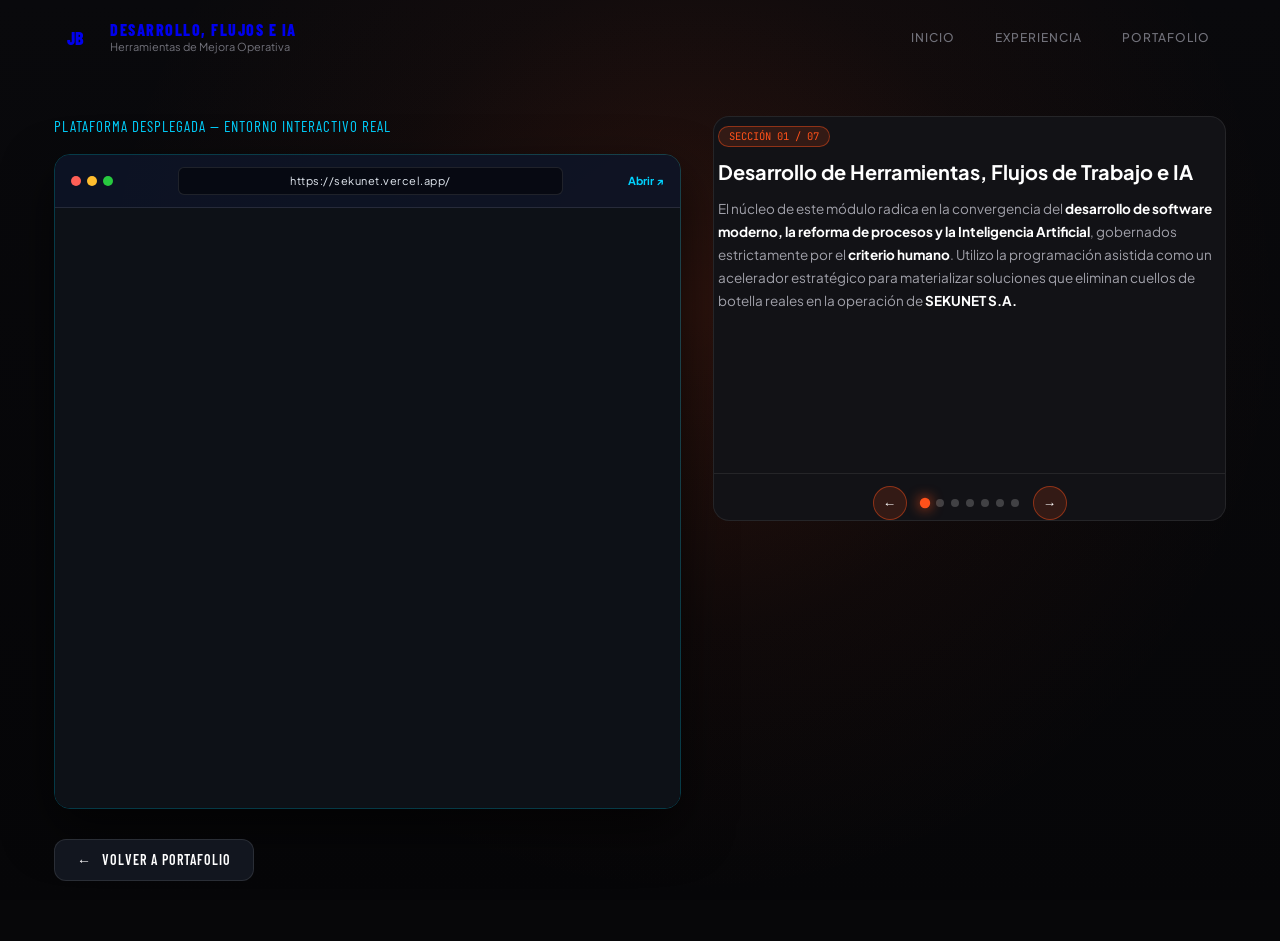
<file: disenoia.html>
<!doctype html>
<html lang="es">
<head>
  <meta charset="utf-8" />
  <meta name="viewport" content="width=device-width,initial-scale=1" />
  <title>Desarrollo Web Integrado — Sinergia de IA y Criterio Humano</title>
  <link href="https://fonts.googleapis.com/css2?family=Barlow+Condensed:wght@300;600;800&family=Barlow:wght@300;400;500&display=swap" rel="stylesheet">
  
  <style>
    *, *::before, *::after { margin: 0; padding: 0; box-sizing: border-box; }

    :root {
      --acc: #00d2ff; 
      --acc-alt: #3b82f6;
      --acc-glow: rgba(0, 210, 255, 0.25);
      --bg: #050811;
      --bg2: #12161f;
      --border: rgba(255, 255, 255, 0.1);
      --text: #f8fafc;
      --text-muted: #94a3b8;
      --nav-h: 76px;
      --max-w: 1220px;
    }

    body {
      font-family: 'Barlow', sans-serif;
      background: var(--bg);
      color: var(--text);
      overflow-x: hidden;
      min-height: 100vh;
      line-height: 1.5;
    }

    .bg-layer { position: fixed; inset: 0; z-index: 0; pointer-events: none; }
    .bg-overlay { position: absolute; inset: 0; }
    .bg-grid { position: absolute; inset: 0; }

    .container {
      width: 100%;
      max-width: var(--max-w);
      margin: 0 auto;
      padding: 0 24px;
    }

    header.navbar {
      position: fixed; top: 0; left: 0; right: 0; z-index: 100;
      height: var(--nav-h);
    }
    .nav-inner {
      height: 100%; display: flex; align-items: center; justify-content: space-between;
    }
    .brand { display: flex; align-items: center; gap: 14px; text-decoration: none; }
    .brand .logo {
      font-family: 'Barlow Condensed'; font-weight: 800; font-size: 18px;
      width: 42px; height: 42px; display: flex; 
      align-items: center; justify-content: center; border-radius: 12px;
    }
    .brand-text-main { font-family: 'Barlow Condensed'; font-weight: 800; letter-spacing: 1.5px; text-transform: uppercase; font-size: 16px; line-height: 1.1; }
    .brand-text-sub { font-size: 11px; color: var(--text-muted); }

    nav.nav-links { display: flex; gap: 8px; }
    nav.nav-links a {
      color: var(--text-muted); text-decoration: none; font-size: 12px; text-transform: uppercase;
      letter-spacing: 1px; font-weight: 500; padding: 8px 16px; transition: .3s; border-radius: 10px;
    }

    main.content {
      position: relative; z-index: 1;
      padding-top: calc(var(--nav-h) + 40px);
      display: grid;
      grid-template-columns: 1.1fr 0.9fr;
      gap: 32px;
      align-items: start;
      margin-bottom: 30px;
    }

    .live-preview-container {
      display: flex;
      flex-direction: column;
      gap: 12px;
      width: 100%;
    }
    .gallery-preview-title {
      font-family: 'Barlow Condensed';
      font-size: 15px;
      text-transform: uppercase;
      letter-spacing: 1px;
      color: var(--acc);
      margin-bottom: 4px;
    }
    .web-frame-wrapper {
      box-shadow: 0 20px 50px rgba(0, 0, 0, 0.6);
      border-radius: 16px;
      overflow: hidden;
      border: 1px solid rgba(0, 210, 255, 0.25);
    }
    .web-frame-header {
      background: rgba(14, 21, 38, 0.9);
      border-bottom: 1px solid var(--border);
      padding: 12px 16px;
      display: flex;
      align-items: center;
      justify-content: space-between;
    }
    .web-frame-dots {
      display: flex;
      gap: 6px;
    }
    .web-frame-dot {
      width: 10px;
      height: 10px;
      border-radius: 50%;
    }
    .web-frame-dot.red { background: #ff5f56; }
    .web-frame-dot.yellow { background: #ffbd2e; }
    .web-frame-dot.green { background: #27c93f; }
    
    .web-frame-address {
      font-size: 11px;
      color: #e2e8f0;
      background: rgba(0, 0, 0, 0.45);
      padding: 5px 24px;
      border-radius: 6px;
      border: 1px solid var(--border);
      width: 65%;
      text-align: center;
      text-overflow: ellipsis;
      white-space: nowrap;
      overflow: hidden;
      letter-spacing: 0.5px;
    }
    .web-frame-body {
      background: #0d1117;
      height: 600px;
      width: 100%;
      overflow: hidden;
    }
    .web-frame-body iframe {
      width: 100%;
      height: 100%;
      border: 0;
      background: #0d1117;
    }

    .btn-back-container {
      position: relative; z-index: 1;
      margin-bottom: 60px;
      display: flex;
    }
    .btn-back {
      display: inline-flex; align-items: center; gap: 10px;
      font-family: 'Barlow Condensed'; font-weight: 600; font-size: 14px;
      text-transform: uppercase; letter-spacing: 1px; padding: 10px 22px;
      border: 1px solid var(--border); border-radius: 12px; background: var(--bg2);
      color: var(--text); text-decoration: none; transition: all 0.3s;
    }

    @media (max-width: 1000px) {
      main.content { grid-template-columns: 1fr; gap: 32px; }
      .web-frame-body { height: 500px; }
    }
  </style>
  <link rel="stylesheet" href="theme-glassmorphism.css">
</head>
<body>

  <div class="bg-layer">
    <div class="bg-overlay"></div>
    <div class="bg-grid"></div>
  </div>

  <header class="navbar" role="banner">
    <div class="container nav-inner">
      <a href="index.html" class="brand">
        <div class="logo">JB</div>
        <div>
          <div class="brand-text-main">Desarrollo, Flujos e IA</div>
          <div class="brand-text-sub">Herramientas de Mejora Operativa</div>
        </div>
      </a>
      <nav class="nav-links" aria-label="Navegación principal">
        <a href="index.html">Inicio</a>
        <a href="exp.html">Experiencia</a>
        <a href="portfolio.html" class="active" aria-current="page">Portafolio</a>
      </nav>
    </div>
  </header>

  <main class="container content" role="main">
    
    <div class="live-preview-container">
      <div class="gallery-preview-title">Plataforma Desplegada — Entorno Interactivo Real</div>
      <div class="web-frame-wrapper">
        <div class="web-frame-header">
          <div class="web-frame-dots">
            <div class="web-frame-dot red"></div>
            <div class="web-frame-dot yellow"></div>
            <div class="web-frame-dot green"></div>
          </div>
          <div class="web-frame-address">https://sekunet.vercel.app/</div>
          <a href="https://sekunet.vercel.app/" target="_blank" rel="noopener" style="font-size:11px; color:var(--acc); text-decoration:none; font-weight:700;">Abrir ↗</a>
        </div>
        <div class="web-frame-body">
          <iframe 
            src="https://sekunet.vercel.app/" 
            loading="lazy" 
            title="Despliegue en vivo del portal de autoasistencia técnica">
          </iframe>
        </div>
      </div>
    </div>
    
    <section class="description" aria-labelledby="desc-title">
      <h2 id="desc-title">Desarrollo de Herramientas, Flujos de Trabajo e IA</h2>
      
      <p>
        El núcleo de este módulo radica en la convergencia del <strong>desarrollo de software moderno, la reforma de procesos y la Inteligencia Artificial</strong>, gobernados estrictamente por el <strong>criterio humano</strong>. Utilizo la programación asistida como un acelerador estratégico para materializar soluciones que eliminan cuellos de botella reales en la operación de <strong>SEKUNET S.A.</strong>
      </p>

      <div>
        <h3>Caso Insignia: NEXTIME Pro, Tickets de Contingencia y Flujos de Trabajo</h3>
        <p>
          Como creador de oportunidades y herramientas de mejora en los flujos de trabajo dentro de <strong>SEKUNET</strong>, impulsé el desarrollo de la aplicación <strong>NEXTIME Pro</strong>. Durante las <strong>3 reformas de la plataforma corporativa</strong> —o en momentos donde la plataforma principal se caía en su totalidad—, el equipo llegaba a quedarse sin el módulo oficial de tickets; por ello, <strong>NEXTIME Pro incorpora un sistema de tickets embebido</strong> para garantizar continuidad operativa cuando no se cuenta con el sistema principal, además de su sistema de registro y cronometraje de actividades.
        </p>
        <div style="margin-top:12px;">
          <a href="nextime.html" target="_top" class="btn-formix-primary" style="display:inline-flex;">
            <span>Probar Demo Interactivo de NEXTIME Pro V21.1</span>
            <span>↗</span>
          </a>
        </div>
      </div>

      <div>
        <h3>Criterio Humano: Patrones Identificados y Capacitación</h3>
        <p>
          La automatización y el código carecen de valor si no resuelven una necesidad real. Basándome en la experiencia directa en la <strong>capacitación de personal, compañeros de trabajo e integradores de sistemas</strong>, apliqué criterio analítico para resolver un patrón crítico: las instrucciones textuales tradicionales saturan y fallan. La solución web implementa un modelo de <strong>contenido híbrido</strong>, fusionando guías precisas con elementos visuales dinámicos.
        </p>
      </div>

      <div>
        <h3>Desarrollo Frontend Enfocado en Eficiencia Cognitiva</h3>
        <p>
          El diseño de la interfaz elimina por completo las redundancias conceptuales de la documentación clásica. Utilizando inteligencia artificial para complementar mis capacidades de <strong>creación de flujos de trabajo, diseño gráfico y maquetación web</strong>, estructuré un frontend que va directo al grano y prioriza la legibilidad absoluta de los procesos.
        </p>
      </div>

      <div>
        <h3>Arquitectura Web de Soporte Técnico 24/7</h3>
        <p>
          El despliegue de este ecosistema digital tiene como objetivo ofrecer herramientas interactivas disponibles 24/7, reduciendo la saturación en los laboratorios físicos mediante una <strong>estructura de soporte jerárquica y escalable</strong>:
        </p>
        <p style="margin-top: 8px; padding-left: 12px; border-left: 2px solid var(--acc); color: var(--text);">
          • <strong>Nivel 1 (Usuario):</strong> El técnico de campo gestiona incidencias de forma autónoma.<br>
          • <strong>Nivel 2 (Plataforma Web):</strong> Filtro interactivo mediante la suite de guías y autoasistencia.<br>
          • <strong>Nivel 3 (Taller / NEXTIME Pro):</strong> Escalamiento organizado al equipo técnico especializado en laboratorio físico.<br>
          • <strong>Nivel 4 (Fábrica):</strong> Soporte de ingeniería directa de la marca e ingenieros de planta.
        </p>
      </div>

      <div class="gallery-preview-title" style="margin-top: 10px; font-size: 13px;">Tecnologías y Enfoque del Proyecto</div>
      <div class="tech-tag-container">
        <span class="tech-tag">NEXTIME Pro</span>
        <span class="tech-tag">Creación de Flujos de Trabajo</span>
        <span class="tech-tag">Reforma de Procesos</span>
        <span class="tech-tag">Capacitación de Personal</span>
        <span class="tech-tag">Desarrollo Web Asistido</span>
        <span class="tech-tag">Criterio UX Humano</span>
        <span class="tech-tag">Autoasistencia 24/7</span>
      </div>
    </section>

  </main>

  <div class="container btn-back-container">
    <a href="portfolio.html" class="btn-back" title="Volver al panel de portafolio">
      <span>←</span> Volver a Portafolio
    </a>
  </div>

  <script src="script.js"></script>
</body>
</html>
</file>
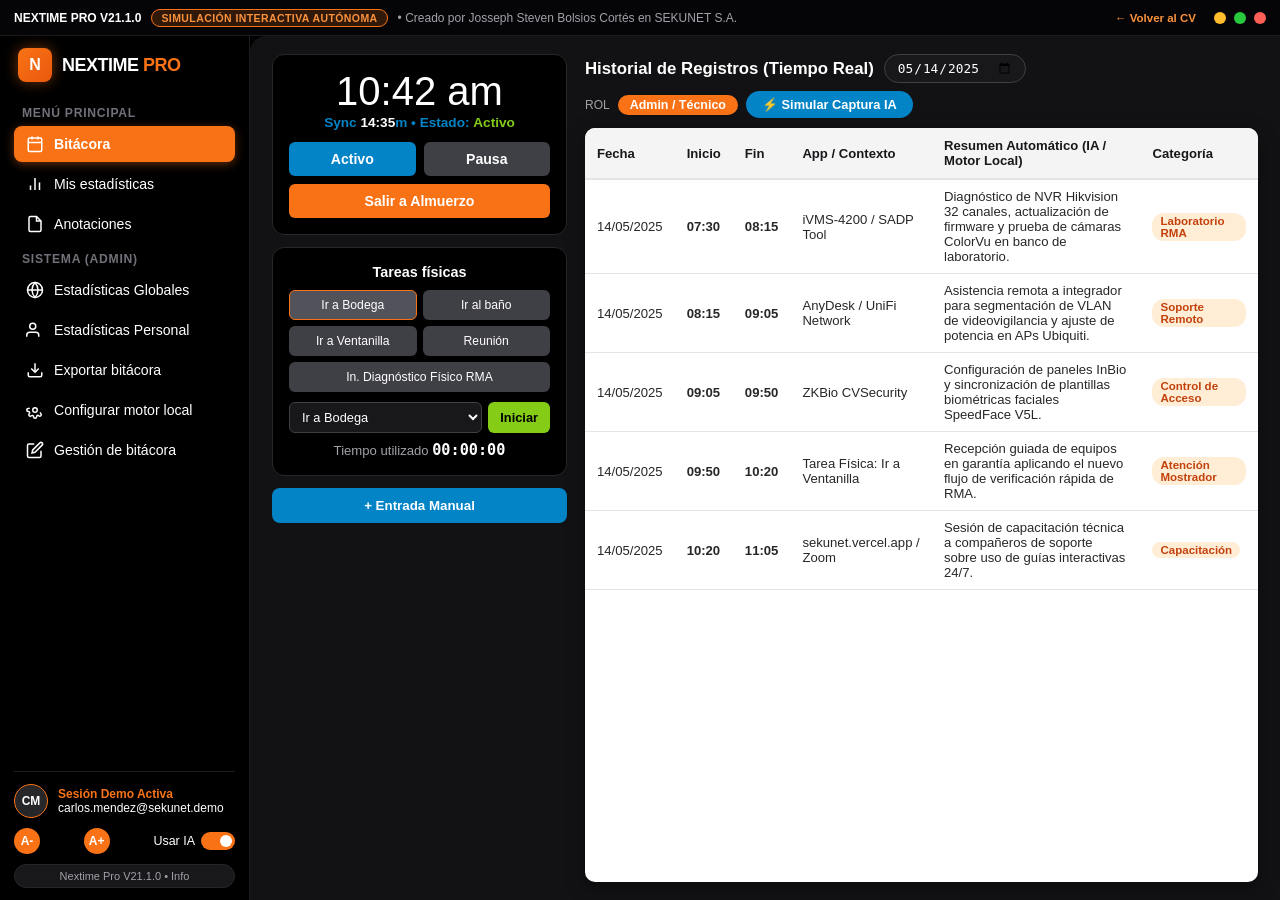
<file: nextime.html>
<!DOCTYPE html>
<html lang="es">
<head>
  <meta charset="UTF-8">
  <meta name="viewport" content="width=device-width, initial-scale=1.0">
  <title>Nextime PRO V21.1.0 — Demo Interactivo (Simulación Autónoma)</title>
  <style>
    :root {
      --primary: #f97316;
      --primary-hover: #ea580c;
      --primary-light: rgba(249, 115, 22, 0.15);
      --bg-black: #000000;
      --bg-main: #121214;
      --bg-card: #18181b;
      --bg-card-dark: #09090b;
      --bg-card-light: #27272a;
      --text-white: #ffffff;
      --text-gray: #a1a1aa;
      --text-dark: #18181b;
      --border-dark: #27272a;
      --border-light: #e4e4e7;
      --color-blue: #0284c7;
      --color-blue-hover: #0369a1;
      --color-green: #84cc16;
      --color-red: #ef4444;
      --color-gray-btn: #52525b;
      --base-scale: 1;
    }

    * {
      box-sizing: border-box;
      margin: 0;
      padding: 0;
    }

    body {
      font-family: 'Segoe UI', -apple-system, BlinkMacSystemFont, Roboto, Helvetica, Arial, sans-serif;
      background-color: var(--bg-black);
      color: var(--text-white);
      height: 100vh;
      width: 100vw;
      overflow: hidden;
      font-size: calc(14px * var(--base-scale));
    }

    /* Barra Superior de Ventana Nextime PRO */
    .window-titlebar {
      height: 36px;
      background-color: #050507;
      border-bottom: 1px solid #1c1c1f;
      display: flex;
      justify-content: space-between;
      align-items: center;
      padding: 0 14px;
      position: fixed;
      top: 0;
      left: 0;
      right: 0;
      z-index: 9999;
    }

    .titlebar-left {
      display: flex;
      align-items: center;
      gap: 10px;
      font-size: 12px;
      color: #a1a1aa;
    }

    .demo-badge {
      background: rgba(249, 115, 22, 0.18);
      border: 1px solid #f97316;
      color: #fb923c;
      font-size: 10.5px;
      font-weight: 700;
      padding: 2px 9px;
      border-radius: 999px;
      letter-spacing: 0.04em;
    }

    .window-controls {
      display: flex;
      align-items: center;
      gap: 8px;
    }

    .win-circle {
      width: 12px;
      height: 12px;
      border-radius: 50%;
      display: inline-block;
    }

    /* Layout Principal */
    .app-layout {
      display: flex;
      height: 100vh;
      width: 100vw;
      padding-top: 36px;
      background-color: var(--bg-black);
    }

    /* Sidebar Original de Nextime PRO V21.1.0 */
    .sidebar {
      width: 250px;
      min-width: 250px;
      background-color: var(--bg-black);
      display: flex;
      flex-direction: column;
      padding: 12px 14px;
      border-right: 1px solid #1c1c1f;
      overflow-y: auto;
    }

    .sidebar-logo {
      display: flex;
      align-items: center;
      gap: 10px;
      margin-bottom: 14px;
      padding-left: 4px;
    }

    .nextime-brand-box {
      width: 34px;
      height: 34px;
      border-radius: 8px;
      background: linear-gradient(135deg, #f97316, #ea580c);
      display: flex;
      align-items: center;
      justify-content: center;
      font-weight: 900;
      font-size: 16px;
      color: #fff;
      box-shadow: 0 0 14px rgba(249, 115, 22, 0.45);
    }

    .nextime-brand-title {
      font-size: 18px;
      font-weight: 800;
      letter-spacing: -0.5px;
      color: #ffffff;
    }

    .nextime-brand-title span {
      color: var(--primary);
    }

    .sidebar-group-title {
      color: #71717a;
      font-size: 0.76rem;
      font-weight: 600;
      text-transform: uppercase;
      letter-spacing: 0.06em;
      margin-top: 10px;
      margin-bottom: 6px;
      padding-left: 8px;
    }

    .sidebar-nav {
      display: flex;
      flex-direction: column;
      gap: 4px;
    }

    .nav-btn {
      display: flex;
      align-items: center;
      gap: 10px;
      padding: 9px 12px;
      border-radius: 8px;
      color: var(--text-white);
      font-size: 0.88rem;
      font-weight: 500;
      cursor: pointer;
      background: transparent;
      border: none;
      width: 100%;
      text-align: left;
      transition: background-color 0.15s ease;
    }

    .nav-btn:hover {
      background-color: #18181b;
    }

    .nav-btn.active {
      background-color: var(--primary);
      color: #ffffff;
      font-weight: 600;
      box-shadow: 0 2px 10px rgba(249, 115, 22, 0.4);
    }

    .nav-icon {
      width: 18px;
      height: 18px;
      stroke: currentColor;
      stroke-width: 2;
      fill: none;
      flex-shrink: 0;
    }

    /* Footer del Sidebar */
    .sidebar-footer {
      margin-top: auto;
      display: flex;
      flex-direction: column;
      gap: 10px;
      padding-top: 12px;
      border-top: 1px solid #1c1c1f;
    }

    .user-badge {
      display: flex;
      align-items: center;
      gap: 10px;
    }

    .user-ava {
      width: 34px;
      height: 34px;
      border-radius: 50%;
      background: #27272a;
      border: 1.5px solid var(--primary);
      display: flex;
      align-items: center;
      justify-content: center;
      font-weight: 700;
      font-size: 12px;
      color: #fff;
    }

    .user-badge-welcome {
      color: var(--primary);
      font-size: 0.75rem;
      font-weight: 600;
      display: block;
    }

    .user-badge-email {
      color: var(--text-white);
      font-size: 0.75rem;
      display: block;
    }

    .sidebar-controls {
      display: flex;
      align-items: center;
      justify-content: space-between;
      gap: 6px;
    }

    .font-btn {
      width: 26px;
      height: 26px;
      border-radius: 50%;
      background-color: var(--primary);
      color: #fff;
      border: none;
      font-weight: 700;
      font-size: 0.75rem;
      cursor: pointer;
    }

    .ia-toggle-wrapper {
      display: flex;
      align-items: center;
      gap: 6px;
      font-size: 0.78rem;
    }

    .switch {
      position: relative;
      display: inline-block;
      width: 34px;
      height: 18px;
    }
    .switch input { opacity: 0; width: 0; height: 0; }
    .slider {
      position: absolute; cursor: pointer; inset: 0;
      background-color: #3f3f46; transition: .3s; border-radius: 18px;
    }
    .slider:before {
      position: absolute; content: ""; height: 12px; width: 12px;
      left: 3px; bottom: 3px; background-color: white; transition: .3s; border-radius: 50%;
    }
    input:checked + .slider { background-color: var(--primary); }
    input:checked + .slider:before { transform: translateX(16px); }

    .btn-version-pill {
      width: 100%;
      background: #18181b;
      border: 1px solid #27272a;
      color: #a1a1aa;
      border-radius: 999px;
      padding: 5px 10px;
      font-size: 11px;
      cursor: pointer;
    }
    .btn-version-pill:hover {
      border-color: var(--primary);
      color: #fff;
    }

    /* Área Principal de Contenido */
    .main-content {
      flex: 1;
      background-color: var(--bg-main);
      border-top-left-radius: 16px;
      padding: 18px 22px;
      overflow-y: auto;
      height: calc(100vh - 36px);
    }

    .view-section {
      display: none;
      height: 100%;
    }
    .view-section.active {
      display: flex;
      flex-direction: column;
      gap: 14px;
    }

    /* VISTA 1: BITÁCORA */
    .bitacora-grid {
      display: grid;
      grid-template-columns: 295px 1fr;
      gap: 18px;
      height: 100%;
      min-height: 0;
    }

    .bitacora-left-col {
      display: flex;
      flex-direction: column;
      gap: 12px;
    }

    .card-clock, .card-physical {
      background-color: var(--bg-black);
      border: 1px solid var(--border-dark);
      border-radius: 12px;
      padding: 16px;
    }

    .card-clock { text-align: center; }

    .clock-display {
      font-size: 2.5rem;
      font-weight: 300;
      color: #ffffff;
      line-height: 1;
      margin-bottom: 4px;
    }

    .clock-sync {
      font-size: 0.85rem;
      color: var(--color-blue);
      font-weight: 600;
      margin-bottom: 12px;
    }
    .clock-sync span { color: #fff; }

    .status-btn-row {
      display: flex;
      gap: 8px;
      margin-bottom: 8px;
    }

    .btn-status-action {
      flex: 1;
      padding: 9px;
      border-radius: 6px;
      border: none;
      font-weight: 700;
      font-size: 0.88rem;
      color: #fff;
      background-color: var(--color-blue);
      cursor: pointer;
    }
    .btn-status-action.paused {
      background-color: #3f3f46;
    }

    .btn-lunch-action {
      width: 100%;
      padding: 9px;
      border-radius: 6px;
      border: none;
      font-weight: 700;
      font-size: 0.88rem;
      color: #fff;
      background-color: var(--primary);
      cursor: pointer;
    }

    .card-physical-title {
      text-align: center;
      font-size: 0.9rem;
      font-weight: 600;
      margin-bottom: 10px;
    }

    .physical-grid {
      display: grid;
      grid-template-columns: 1fr 1fr;
      gap: 6px;
      margin-bottom: 10px;
    }

    .btn-physical-task {
      background-color: #3f3f46;
      color: #fff;
      border: 1px solid transparent;
      border-radius: 6px;
      padding: 7px 6px;
      font-size: 0.76rem;
      cursor: pointer;
    }
    .btn-physical-task:hover, .btn-physical-task.selected {
      background-color: #52525b;
      border-color: var(--primary);
    }

    .physical-dropdown-row {
      display: flex;
      gap: 6px;
      margin-bottom: 8px;
    }

    .physical-select {
      flex: 1;
      background: #18181b;
      border: 1px solid #3f3f46;
      color: #fff;
      border-radius: 6px;
      padding: 6px 8px;
      font-size: 0.8rem;
    }

    .btn-physical-toggle {
      background: var(--color-green);
      color: #000;
      font-weight: 700;
      border: none;
      border-radius: 6px;
      padding: 6px 12px;
      cursor: pointer;
      font-size: 0.8rem;
    }
    .btn-physical-toggle.running {
      background: var(--color-red);
      color: #fff;
    }

    .physical-timer-text {
      text-align: center;
      font-size: 0.82rem;
      color: #a1a1aa;
    }
    .physical-timer-text span {
      color: #fff;
      font-weight: 700;
      font-family: monospace;
      font-size: 0.95rem;
    }

    .btn-manual-entry-open {
      width: 100%;
      padding: 10px;
      border-radius: 8px;
      border: none;
      background: var(--color-blue);
      color: #fff;
      font-weight: 700;
      cursor: pointer;
    }

    /* Tabla Derecha de Bitácora */
    .bitacora-right-col {
      display: flex;
      flex-direction: column;
      gap: 10px;
      min-height: 0;
    }

    .history-topbar {
      display: flex;
      justify-content: space-between;
      align-items: center;
      flex-wrap: wrap;
      gap: 8px;
    }

    .history-title {
      font-size: 1.05rem;
      font-weight: 700;
    }

    .date-pill-input, .filter-input {
      background: #18181b;
      border: 1px solid #3f3f46;
      color: #fff;
      border-radius: 20px;
      padding: 5px 12px;
      font-size: 0.8rem;
    }

    .role-pill {
      background: var(--primary);
      color: #fff;
      padding: 3px 12px;
      border-radius: 20px;
      font-size: 0.78rem;
      font-weight: 700;
    }

    .history-table-card {
      background: #ffffff;
      color: #18181b;
      border-radius: 10px;
      flex: 1;
      overflow-y: auto;
      box-shadow: 0 6px 20px rgba(0,0,0,0.4);
    }

    .history-table {
      width: 100%;
      border-collapse: collapse;
      font-size: 0.82rem;
    }

    .history-table th {
      background: #f4f4f5;
      color: #18181b;
      font-weight: 700;
      text-align: left;
      padding: 10px 12px;
      border-bottom: 2px solid #e4e4e7;
      position: sticky;
      top: 0;
    }

    .history-table td {
      padding: 9px 12px;
      border-bottom: 1px solid #e4e4e7;
      color: #27272a;
    }

    .history-table tr:hover td {
      background: #fff7ed;
    }

    .cat-badge {
      display: inline-block;
      padding: 2px 8px;
      border-radius: 12px;
      font-size: 0.72rem;
      font-weight: 700;
      background: #ffedd5;
      color: #c2410c;
    }

    /* VISTAS DE ESTADÍSTICAS */
    .stats-topbar {
      display: flex;
      justify-content: space-between;
      align-items: center;
      flex-wrap: wrap;
      gap: 10px;
      background: var(--bg-black);
      border: 1px solid var(--border-dark);
      padding: 10px 16px;
      border-radius: 12px;
    }

    .stats-filter-bar {
      display: flex;
      align-items: center;
      gap: 8px;
      flex-wrap: wrap;
    }

    .btn-generate-filter {
      background: var(--primary);
      color: #fff;
      border: none;
      border-radius: 20px;
      padding: 6px 16px;
      font-weight: 700;
      font-size: 0.8rem;
      cursor: pointer;
    }

    .shortcut-pill-group {
      display: flex;
      gap: 4px;
    }

    .btn-shortcut-pill {
      background: var(--primary);
      color: #fff;
      border: none;
      border-radius: 20px;
      padding: 5px 12px;
      font-size: 0.76rem;
      font-weight: 600;
      cursor: pointer;
    }
    .btn-shortcut-pill.inactive {
      background: #27272a;
      color: #a1a1aa;
    }

    .stats-body {
      display: grid;
      grid-template-columns: 280px 1fr;
      gap: 16px;
      flex: 1;
      min-height: 0;
    }

    .stats-ai-card {
      background: var(--bg-black);
      border: 1px solid var(--border-dark);
      border-radius: 12px;
      padding: 16px;
      display: flex;
      flex-direction: column;
      justify-content: space-between;
    }

    .stats-ai-text {
      font-size: 0.84rem;
      line-height: 1.55;
      color: #e4e4e7;
      overflow-y: auto;
    }

    .btn-generate-ai {
      background: var(--primary);
      color: #fff;
      border: none;
      border-radius: 10px;
      padding: 10px;
      font-weight: 700;
      display: flex;
      align-items: center;
      justify-content: center;
      gap: 8px;
      cursor: pointer;
      margin-top: 12px;
    }

    .stats-charts-col {
      display: flex;
      flex-direction: column;
      gap: 14px;
      min-height: 0;
    }

    .charts-row-top {
      display: grid;
      grid-template-columns: 1fr 1.15fr;
      gap: 14px;
    }

    .chart-card-donut, .chart-card-bars, .chart-card-trend, .chart-card-leaderboard {
      background: var(--bg-black);
      border: 1px solid var(--border-dark);
      border-radius: 12px;
      padding: 14px;
    }

    .chart-card-donut {
      display: flex;
      align-items: center;
      gap: 14px;
    }

    .donut-legend-table {
      width: 100%;
      font-size: 0.78rem;
      border-collapse: collapse;
    }
    .donut-legend-table th {
      color: #a1a1aa;
      text-align: left;
      padding-bottom: 6px;
      font-weight: 600;
    }
    .donut-legend-table td {
      padding: 4px 0;
    }
    .legend-dot {
      display: inline-block;
      width: 9px;
      height: 9px;
      border-radius: 50%;
      margin-right: 6px;
    }

    .chart-title-row {
      display: flex;
      justify-content: space-between;
      font-size: 0.85rem;
      font-weight: 600;
      margin-bottom: 10px;
    }

    /* Barras Horizontales Interactivas CSS */
    .bar-list {
      display: flex;
      flex-direction: column;
      gap: 8px;
    }
    .bar-row-item {
      display: flex;
      flex-direction: column;
      gap: 3px;
    }
    .bar-row-head {
      display: flex;
      justify-content: space-between;
      font-size: 0.76rem;
      color: #e4e4e7;
    }
    .bar-track {
      width: 100%;
      height: 8px;
      background: #27272a;
      border-radius: 999px;
      overflow: hidden;
    }
    .bar-fill {
      height: 100%;
      background: linear-gradient(90deg, #f97316, #fb923c);
      border-radius: 999px;
      transition: width 0.4s ease;
    }

    /* Tabla de Productividad por Técnico */
    .tech-productivity-table {
      width: 100%;
      border-collapse: collapse;
      font-size: 0.78rem;
    }
    .tech-productivity-table th {
      background: #18181b;
      color: #a1a1aa;
      padding: 8px 10px;
      text-align: left;
    }
    .tech-productivity-table td {
      padding: 8px 10px;
      border-bottom: 1px solid #27272a;
    }

    /* VISTA 3: ANOTACIONES */
    .notes-container {
      display: grid;
      grid-template-columns: 260px 1fr;
      gap: 16px;
      height: 100%;
      min-height: 0;
    }
    .notes-left-col, .notes-right-col {
      background: var(--bg-black);
      border: 1px solid var(--border-dark);
      border-radius: 12px;
      padding: 14px;
      display: flex;
      flex-direction: column;
      gap: 10px;
    }
    .notes-actions-row {
      display: flex;
      gap: 8px;
    }
    .btn-new-note {
      flex: 1; background: var(--primary); color: #fff; border: none;
      border-radius: 8px; padding: 8px; font-weight: 700; cursor: pointer;
    }
    .btn-delete-note {
      background: #27272a; color: #ef4444; border: 1px solid #3f3f46;
      border-radius: 8px; padding: 8px 12px; font-weight: 600; cursor: pointer;
    }
    .notes-list {
      display: flex;
      flex-direction: column;
      gap: 6px;
      overflow-y: auto;
      flex: 1;
    }
    .note-item {
      padding: 10px;
      border-radius: 8px;
      background: #18181b;
      border: 1px solid #27272a;
      cursor: pointer;
    }
    .note-item.active {
      border-color: var(--primary);
      background: rgba(249, 115, 22, 0.1);
    }
    .note-detail-header {
      display: flex;
      justify-content: space-between;
      align-items: center;
      gap: 10px;
      flex-wrap: wrap;
    }
    .note-title-input {
      background: #18181b;
      border: 1px solid #3f3f46;
      color: #fff;
      border-radius: 8px;
      padding: 7px 12px;
      font-size: 0.95rem;
      font-weight: 700;
      width: 260px;
    }
    .note-status-btn-group {
      display: flex;
      gap: 6px;
    }
    .btn-status-toggle {
      padding: 5px 12px;
      border-radius: 20px;
      border: 1px solid #3f3f46;
      background: #18181b;
      color: #a1a1aa;
      font-size: 0.75rem;
      font-weight: 700;
      cursor: pointer;
    }
    .btn-status-toggle.active {
      background: var(--primary);
      color: #fff;
      border-color: var(--primary);
    }
    .note-chat-history {
      flex: 1;
      background: #09090b;
      border: 1px solid #1c1c1f;
      border-radius: 10px;
      padding: 12px;
      overflow-y: auto;
      display: flex;
      flex-direction: column;
      gap: 8px;
    }
    .chat-bubble {
      background: #18181b;
      border-left: 3px solid var(--primary);
      padding: 8px 12px;
      border-radius: 6px;
      font-size: 0.82rem;
    }
    .chat-bubble small {
      color: #71717a;
      display: block;
      margin-bottom: 3px;
      font-size: 0.7rem;
    }
    .note-input-row {
      display: flex;
      gap: 8px;
    }
    .note-textarea-input {
      flex: 1;
      background: #18181b;
      border: 1px solid #3f3f46;
      color: #fff;
      border-radius: 8px;
      padding: 8px 12px;
      resize: none;
    }
    .btn-note-send {
      background: var(--primary);
      color: #fff;
      border: none;
      border-radius: 8px;
      padding: 0 18px;
      font-weight: 700;
      cursor: pointer;
    }

    /* VISTA 7: MOTOR LOCAL */
    .motor-container {
      display: grid;
      grid-template-columns: 1fr 1.2fr;
      gap: 16px;
      flex: 1;
      min-height: 0;
    }
    .motor-left-card, .motor-right-card {
      background: var(--bg-black);
      border: 1px solid var(--border-dark);
      border-radius: 12px;
      padding: 16px;
      display: flex;
      flex-direction: column;
      gap: 10px;
      height: 100%;
    }
    .motor-label-orange {
      color: var(--primary);
      font-weight: 700;
      font-size: 0.9rem;
    }
    .motor-prompt-textarea {
      width: 100%;
      background: #18181b;
      border: 1px solid #3f3f46;
      color: #fff;
      border-radius: 8px;
      padding: 10px;
      font-size: 0.82rem;
      resize: none;
    }
    .rule-item {
      background: #18181b;
      border: 1px solid #27272a;
      border-radius: 8px;
      padding: 10px 12px;
      display: flex;
      justify-content: space-between;
      align-items: center;
      gap: 10px;
    }

    /* Modales */
    .modal-overlay {
      position: fixed;
      inset: 0;
      background: rgba(0,0,0,0.75);
      display: none;
      align-items: center;
      justify-content: center;
      z-index: 5000;
    }
    .modal-overlay.active {
      display: flex;
    }
    .modal-card {
      background: #121214;
      border: 1px solid var(--primary);
      border-radius: 14px;
      padding: 20px;
      width: 460px;
      max-width: 92vw;
      position: relative;
    }
    .modal-close-btn {
      position: absolute;
      top: 12px;
      right: 14px;
      background: #27272a;
      border: none;
      color: #fff;
      width: 28px;
      height: 28px;
      border-radius: 50%;
      cursor: pointer;
    }
    .modal-title {
      font-size: 1.1rem;
      font-weight: 700;
      margin-bottom: 14px;
      color: var(--primary);
    }
    .modal-row {
      display: flex;
      align-items: center;
      gap: 8px;
      margin-bottom: 10px;
    }
    .modal-pill-label {
      background: #27272a;
      padding: 6px 12px;
      border-radius: 20px;
      font-size: 0.78rem;
      min-width: 85px;
      text-align: center;
    }
    .modal-input, .modal-select {
      flex: 1;
      background: #18181b;
      border: 1px solid #3f3f46;
      color: #fff;
      border-radius: 8px;
      padding: 7px 10px;
      font-size: 0.82rem;
    }
    .modal-submit-btn {
      float: right;
      background: var(--primary);
      color: #fff;
      border: none;
      border-radius: 20px;
      padding: 8px 22px;
      font-weight: 700;
      cursor: pointer;
    }

    @media (max-width: 960px) {
      .app-layout { flex-direction: column; }
      .sidebar { width: 100%; min-width: 100%; height: auto; flex-direction: row; flex-wrap: wrap; align-items: center; padding: 8px; }
      .sidebar-group-title, .sidebar-footer { display: none; }
      .sidebar-nav { flex-direction: row; flex-wrap: wrap; }
      .nav-btn { width: auto; padding: 6px 10px; font-size: 0.78rem; }
      .bitacora-grid, .stats-body, .charts-row-top, .notes-container, .motor-container { grid-template-columns: 1fr; }
    }
  </style>
</head>
<body>

  <!-- Barra de Ventana Superior -->
  <div class="window-titlebar">
    <div class="titlebar-left">
      <strong style="color:#fff;">NEXTIME PRO V21.1.0</strong>
      <span class="demo-badge">SIMULACIÓN INTERACTIVA AUTÓNOMA</span>
      <span>• Creado por Josseph Steven Bolsios Cortés en SEKUNET S.A.</span>
    </div>
    <div class="window-controls">
      <a href="index.html" style="color:#fb923c; font-size:11.5px; font-weight:700; text-decoration:none; margin-right:10px;">← Volver al CV</a>
      <span class="win-circle" style="background:#ffbd2e;"></span>
      <span class="win-circle" style="background:#27c93f;"></span>
      <span class="win-circle" style="background:#ff5f56;"></span>
    </div>
  </div>

  <!-- Layout de la Aplicación -->
  <div class="app-layout">

    <!-- Sidebar -->
    <aside class="sidebar">
      <div class="sidebar-logo">
        <div class="nextime-brand-box">N</div>
        <div class="nextime-brand-title">NEXTIME <span>PRO</span></div>
      </div>

      <div class="sidebar-group-title">Menú principal</div>
      <div class="sidebar-nav">
        <button class="nav-btn active" onclick="switchNextimeView('view-bitacora', this)">
          <svg class="nav-icon" viewBox="0 0 24 24"><rect x="3" y="4" width="18" height="18" rx="2"/><line x1="16" y1="2" x2="16" y2="6"/><line x1="8" y1="2" x2="8" y2="6"/><line x1="3" y1="10" x2="21" y2="10"/></svg>
          Bitácora
        </button>
        <button class="nav-btn" onclick="switchNextimeView('view-mis-estadisticas', this)">
          <svg class="nav-icon" viewBox="0 0 24 24"><path d="M18 20V10M12 20V4M6 20v-6"/></svg>
          Mis estadísticas
        </button>
        <button class="nav-btn" onclick="switchNextimeView('view-anotaciones', this)">
          <svg class="nav-icon" viewBox="0 0 24 24"><path d="M14 2H6a2 2 0 0 0-2 2v16a2 2 0 0 0 2 2h12a2 2 0 0 0 2-2V8z"/><polyline points="14 2 14 8 20 8"/></svg>
          Anotaciones
        </button>
      </div>

      <div class="sidebar-group-title">Sistema (Admin)</div>
      <div class="sidebar-nav">
        <button class="nav-btn" onclick="switchNextimeView('view-estadisticas-globales', this)">
          <svg class="nav-icon" viewBox="0 0 24 24"><circle cx="12" cy="12" r="10"/><line x1="2" y1="12" x2="22" y2="12"/><path d="M12 2a15.3 15.3 0 0 1 4 10 15.3 15.3 0 0 1-4 10 15.3 15.3 0 0 1-4-10 15.3 15.3 0 0 1 4-10z"/></svg>
          Estadísticas Globales
        </button>
        <button class="nav-btn" onclick="switchNextimeView('view-estadisticas-personal', this)">
          <svg class="nav-icon" viewBox="0 0 24 24"><path d="M17 21v-2a4 4 0 0 0-4-4H5a4 4 0 0 0-4 4v2"/><circle cx="9" cy="7" r="4"/></svg>
          Estadísticas Personal
        </button>
        <button class="nav-btn" onclick="switchNextimeView('view-exportar', this)">
          <svg class="nav-icon" viewBox="0 0 24 24"><path d="M21 15v4a2 2 0 0 1-2 2H5a2 2 0 0 1-2-2v-4"/><polyline points="7 10 12 15 17 10"/><line x1="12" y1="15" x2="12" y2="3"/></svg>
          Exportar bitácora
        </button>
        <button class="nav-btn" onclick="switchNextimeView('view-motor-local', this)">
          <svg class="nav-icon" viewBox="0 0 24 24"><circle cx="12" cy="12" r="3"/><path d="M19.4 15a1.65 1.65 0 0 0 .33 1.82l.06.06a2 2 0 0 1-2.83 2.83l-.06-.06a1.65 1.65 0 0 0-1.82-.33 1.65 1.65 0 0 0-1 1.51V21a2 2 0 0 1-4 0v-.09A1.65 1.65 0 0 0 9 19.4a1.65 1.65 0 0 0-1.82.33l-.06.06a2 2 0 0 1-2.83-2.83l.06-.06a1.65 1.65 0 0 0 .33-1.82 1.65 1.65 0 0 0-1.51-1H3a2 2 0 0 1 0-4h.09A1.65 1.65 0 0 0 4.6 9"/></svg>
          Configurar motor local
        </button>
        <button class="nav-btn" onclick="switchNextimeView('view-gestion-bitacora', this)">
          <svg class="nav-icon" viewBox="0 0 24 24"><path d="M11 4H4a2 2 0 0 0-2 2v14a2 2 0 0 0 2 2h14a2 2 0 0 0 2-2v-7"/><path d="M18.5 2.5a2.121 2.121 0 0 1 3 3L12 15l-4 1 1-4 9.5-9.5z"/></svg>
          Gestión de bitácora
        </button>
      </div>

      <div class="sidebar-footer">
        <div class="user-badge">
          <div class="user-ava">CM</div>
          <div>
            <span class="user-badge-welcome">Sesión Demo Activa</span>
            <span class="user-badge-email">carlos.mendez@sekunet.demo</span>
          </div>
        </div>

        <div class="sidebar-controls">
          <button class="font-btn" onclick="changeScale(-0.06)" title="Reducir fuente">A-</button>
          <button class="font-btn" onclick="changeScale(0.06)" title="Aumentar fuente">A+</button>
          <div class="ia-toggle-wrapper">
            <span>Usar IA</span>
            <label class="switch">
              <input type="checkbox" id="useAiToggle" checked>
              <span class="slider"></span>
            </label>
          </div>
        </div>

        <button class="btn-version-pill" onclick="alert('Nextime Pro V21.1.0 — Creado por Josseph Steven Bolsios Cortés para automatizar bitácoras, medir productividad y optimizar flujos de trabajo en SEKUNET S.A.')">
          Nextime Pro V21.1.0 • Info
        </button>
      </div>
    </aside>

    <!-- Contenido Principal -->
    <main class="main-content">

      <!-- ====================================================
           VISTA 1: BITÁCORA
           ==================================================== -->
      <section class="view-section active" id="view-bitacora">
        <div class="bitacora-grid">

          <!-- Columna Izquierda: Reloj + Tareas Físicas + Entrada Manual -->
          <div class="bitacora-left-col">
            <div class="card-clock">
              <div class="clock-display" id="liveClock">10:42 am</div>
              <div class="clock-sync">Sync <span id="syncTimer">14:35</span>m • Estado: <strong id="userStateLabel" style="color:#84cc16;">Activo</strong></div>

              <div class="status-btn-row">
                <button class="btn-status-action" onclick="setOperatorState('Activo')">Activo</button>
                <button class="btn-status-action paused" onclick="setOperatorState('En Pausa')">Pausa</button>
              </div>
              <button class="btn-lunch-action" id="btnLunch" onclick="toggleLunchState()">Salir a Almuerzo</button>
            </div>

            <div class="card-physical">
              <div class="card-physical-title">Tareas físicas</div>
              <div class="physical-grid" id="physicalGrid">
                <button class="btn-physical-task selected" onclick="selectPhysicalTask('Ir a Bodega', 'Logística Interna', this)">Ir a Bodega</button>
                <button class="btn-physical-task" onclick="selectPhysicalTask('Ir al baño', 'Pausa Fisiológica', this)">Ir al baño</button>
                <button class="btn-physical-task" onclick="selectPhysicalTask('Ir a Ventanilla', 'Atención Mostrador', this)">Ir a Ventanilla</button>
                <button class="btn-physical-task" onclick="selectPhysicalTask('Reunión Técnica', 'Reunión', this)">Reunión</button>
                <button class="btn-physical-task" style="grid-column: span 2;" onclick="selectPhysicalTask('In. Diagnóstico Físico RMA', 'Laboratorio RMA', this)">In. Diagnóstico Físico RMA</button>
              </div>

              <div class="physical-dropdown-row">
                <select class="physical-select" id="physicalSelect" onchange="syncPhysicalSelect()">
                  <option value="Ir a Bodega|Logística Interna">Ir a Bodega</option>
                  <option value="Ir al baño|Pausa Fisiológica">Ir al baño</option>
                  <option value="Ir a Ventanilla|Atención Mostrador">Ir a Ventanilla</option>
                  <option value="Reunión Técnica|Reunión">Reunión Técnica</option>
                  <option value="In. Diagnóstico Físico RMA|Laboratorio RMA">In. Diagnóstico Físico RMA</option>
                </select>
                <button class="btn-physical-toggle" id="btnStartPhysical" onclick="togglePhysicalTimer()">Iniciar</button>
              </div>

              <div class="physical-timer-text">
                Tiempo utilizado <span id="physicalCounter">00:00:00</span>
              </div>
            </div>

            <button class="btn-manual-entry-open" onclick="openModal('manualModal')">+ Entrada Manual</button>
          </div>

          <!-- Columna Derecha: Historial de Registros -->
          <div class="bitacora-right-col">
            <div class="history-topbar">
              <div style="display:flex; align-items:center; gap:10px;">
                <span class="history-title">Historial de Registros (Tiempo Real)</span>
                <input type="date" class="date-pill-input" value="2025-05-14">
              </div>
              <div style="display:flex; align-items:center; gap:8px;">
                <span style="font-size:0.75rem; color:#a1a1aa;">ROL</span>
                <span class="role-pill">Admin / Técnico</span>
                <button class="btn-generate-filter" style="background:var(--color-blue);" onclick="simulateForceSync()">⚡ Simular Captura IA</button>
              </div>
            </div>

            <div class="history-table-card">
              <table class="history-table">
                <thead>
                  <tr>
                    <th>Fecha</th>
                    <th>Inicio</th>
                    <th>Fin</th>
                    <th>App / Contexto</th>
                    <th>Resumen Automático (IA / Motor Local)</th>
                    <th>Categoría</th>
                  </tr>
                </thead>
                <tbody id="bitacoraTableBody"></tbody>
              </table>
            </div>
          </div>

        </div>
      </section>

      <!-- ====================================================
           VISTA 2: MIS ESTADÍSTICAS
           ==================================================== -->
      <section class="view-section" id="view-mis-estadisticas">
        <div class="stats-topbar">
          <div>
            <strong style="font-size:1rem;">Mis Estadísticas de Productividad</strong>
            <span style="font-size:0.8rem; color:#a1a1aa; margin-left:10px;">Usuario: carlos.mendez@sekunet.demo</span>
          </div>
          <div class="stats-filter-bar">
            <div class="shortcut-pill-group">
              <button class="btn-shortcut-pill" onclick="updatePersonalStatsPreset('today', this)">Hoy</button>
              <button class="btn-shortcut-pill inactive" onclick="updatePersonalStatsPreset('month', this)">Este mes</button>
              <button class="btn-shortcut-pill inactive" onclick="updatePersonalStatsPreset('year', this)">Este año</button>
            </div>
          </div>
        </div>

        <div class="stats-body">
          <div class="stats-ai-card">
            <div>
              <div style="color:var(--primary); font-weight:700; font-size:0.88rem; margin-bottom:8px;">
                🤖 Observación Inteligente (IA)
              </div>
              <div class="stats-ai-text" id="myAiAnalysisText">
                <strong>Análisis del periodo actual:</strong><br><br>
                • El técnico mantiene un índice de efectividad del <strong>86.4%</strong> (7h 45m productivas de 9h registradas).<br><br>
                • El mayor enfoque estuvo en <strong>Diagnóstico RMA Hikvision (3.2h)</strong> y <strong>Soporte Remoto AnyDesk (2.4h)</strong>.<br><br>
                • <strong>Sugerencia de flujo:</strong> Se redujo el tiempo de espera en ventanilla un 22% gracias al protocolo de recepción estandarizado.
              </div>
            </div>
            <button class="btn-generate-ai" onclick="generateNewAiInsight('myAiAnalysisText')">
              ⚡ Generar nuevo análisis con IA
            </button>
          </div>

          <div class="stats-charts-col">
            <div class="charts-row-top">
              <div class="chart-card-donut">
                <svg width="115" height="115" viewBox="0 0 36 36" style="flex-shrink:0;">
                  <circle cx="18" cy="18" r="15.915" fill="transparent" stroke="#27272a" stroke-width="4.2"></circle>
                  <circle cx="18" cy="18" r="15.915" fill="transparent" stroke="#ffffff" stroke-width="4.2" stroke-dasharray="86 14" stroke-dashoffset="25"></circle>
                  <circle cx="18" cy="18" r="15.915" fill="transparent" stroke="#f97316" stroke-width="4.2" stroke-dasharray="8 92" stroke-dashoffset="-61"></circle>
                  <circle cx="18" cy="18" r="15.915" fill="transparent" stroke="#84cc16" stroke-width="4.2" stroke-dasharray="3 97" stroke-dashoffset="-69"></circle>
                  <text x="18" y="20.5" text-anchor="middle" fill="#ffffff" font-size="7" font-weight="700" id="myDonutPct">86%</text>
                </svg>
                <table class="donut-legend-table">
                  <thead><tr><th>Efectividad</th><th>%</th><th>Horas</th></tr></thead>
                  <tbody>
                    <tr><td><span class="legend-dot" style="background:#ffffff;"></span>Productivo</td><td id="myLegProdPct">86%</td><td id="myLegProdHrs">07:45h</td></tr>
                    <tr><td><span class="legend-dot" style="background:#f97316;"></span>Almuerzo</td><td>8%</td><td>00:45h</td></tr>
                    <tr><td><span class="legend-dot" style="background:#84cc16;"></span>Baño</td><td>3%</td><td>00:16h</td></tr>
                    <tr><td><span class="legend-dot" style="background:#52525b;"></span>Inactivo</td><td>3%</td><td>00:14h</td></tr>
                  </tbody>
                </table>
              </div>

              <div class="chart-card-bars">
                <div class="chart-title-row"><span>Top Tareas más Demandantes</span><span>Horas</span></div>
                <div class="bar-list">
                  <div class="bar-row-item"><div class="bar-row-head"><span>Diagnóstico Garantías RMA</span><strong>3.2 h</strong></div><div class="bar-track"><div class="bar-fill" style="width:88%;"></div></div></div>
                  <div class="bar-row-item"><div class="bar-row-head"><span>Soporte Remoto AnyDesk / VLAN</span><strong>2.4 h</strong></div><div class="bar-track"><div class="bar-fill" style="width:68%;"></div></div></div>
                  <div class="bar-row-item"><div class="bar-row-head"><span>Configuración Biométricos ZKTeco</span><strong>1.3 h</strong></div><div class="bar-track"><div class="bar-fill" style="width:42%;"></div></div></div>
                  <div class="bar-row-item"><div class="bar-row-head"><span>Capacitación a Integradores</span><strong>0.9 h</strong></div><div class="bar-track"><div class="bar-fill" style="width:28%;"></div></div></div>
                </div>
              </div>
            </div>

            <div class="chart-card-trend" style="flex:1; display:flex; flex-direction:column;">
              <div class="chart-title-row">
                <span style="color:var(--primary); font-weight:700;">Tendencia Semanal de Horas Productivas</span>
                <span style="font-size:0.75rem; color:#a1a1aa;">Meta: 8.5h / día</span>
              </div>
              <svg viewBox="0 0 600 120" width="100%" height="115" preserveAspectRatio="none">
                <defs>
                  <linearGradient id="nxGrad" x1="0" y1="0" x2="0" y2="1">
                    <stop offset="0%" stop-color="#f97316" stop-opacity="0.45"/>
                    <stop offset="100%" stop-color="#f97316" stop-opacity="0.0"/>
                  </linearGradient>
                </defs>
                <path d="M0,90 L100,65 L200,72 L300,38 L400,45 L500,22 L600,18 L600,120 L0,120 Z" fill="url(#nxGrad)"/>
                <path d="M0,90 L100,65 L200,72 L300,38 L400,45 L500,22 L600,18" fill="none" stroke="#f97316" stroke-width="3"/>
                <circle cx="100" cy="65" r="4" fill="#fff"/><circle cx="300" cy="38" r="4" fill="#fff"/><circle cx="500" cy="22" r="4" fill="#fff"/>
              </svg>
            </div>
          </div>
        </div>
      </section>

      <!-- ====================================================
           VISTA 3: ANOTACIONES (CHAT DE SEGUIMIENTO LOCAL)
           ==================================================== -->
      <section class="view-section" id="view-anotaciones">
        <div class="notes-container">
          <div class="notes-left-col">
            <div class="notes-actions-row">
              <button class="btn-new-note" onclick="createNewNote()">+ Nueva Anotación</button>
            </div>
            <div class="notes-list" id="notesList"></div>
          </div>

          <div class="notes-right-col">
            <div class="note-detail-header">
              <input type="text" class="note-title-input" id="activeNoteTitle" value="Caso RMA #4082 - NVR Hikvision 32ch" onchange="saveActiveNoteTitle()">
              <div class="note-status-btn-group">
                <button class="btn-status-toggle" onclick="setNoteStatus('Nuevo', this)">Nuevo</button>
                <button class="btn-status-toggle active" onclick="setNoteStatus('En proceso', this)">En proceso</button>
                <button class="btn-status-toggle" onclick="setNoteStatus('Finalizado', this)">Finalizado</button>
              </div>
            </div>
            <div style="font-size:0.75rem; color:#71717a;" id="activeNoteMeta">Estado: En proceso • Bitácora de seguimiento técnico</div>

            <div class="note-chat-history" id="noteChatBox"></div>

            <div class="note-input-row">
              <textarea class="note-textarea-input" id="noteChatInput" rows="2" placeholder="Escribe un avance del caso o tarea y presiona Enviar..."></textarea>
              <button class="btn-note-send" onclick="sendNoteBubble()">Enviar</button>
            </div>
          </div>
        </div>
      </section>

      <!-- ====================================================
           VISTA 4: ESTADÍSTICAS GLOBALES (ADMIN)
           ==================================================== -->
      <section class="view-section" id="view-estadisticas-globales">
        <div class="stats-topbar">
          <div>
            <strong style="font-size:1rem;">Estadísticas Globales del Departamento Técnico</strong>
            <span class="role-pill" style="margin-left:8px;">5 Técnicos Activos</span>
          </div>
          <button class="btn-generate-filter" onclick="generateNewAiInsight('globalAiText')">🔄 Actualizar Métricas</button>
        </div>

        <div class="stats-body">
          <div class="stats-ai-card">
            <div>
              <div style="color:var(--primary); font-weight:700; font-size:0.88rem; margin-bottom:8px;">
                📊 Diagnóstico Global IA
              </div>
              <div class="stats-ai-text" id="globalAiText">
                <strong>Resumen del Equipo (Mes Actual):</strong><br><br>
                • <strong>Efectividad global:</strong> 88.2% en 842 horas registradas.<br><br>
                • <strong>Impacto de Flujos:</strong> La estandarización de diagnósticos redujo el tiempo promedio por RMA de 48 min a 29 min.<br><br>
                • <strong>Destacado:</strong> Carlos Méndez y Laura Jiménez lideran la resolución de tickets de Nivel 2/3.
              </div>
            </div>
            <button class="btn-generate-ai" onclick="generateNewAiInsight('globalAiText')">⚡ Generar análisis global</button>
          </div>

          <div class="stats-charts-col">
            <div class="chart-card-leaderboard">
              <div class="chart-title-row">
                <span style="color:var(--primary); font-weight:700;">Productividad por Técnico (Datos Simulados)</span>
                <span style="font-size:0.75rem; color:#84cc16;">● Sincronizado con Supabase</span>
              </div>
              <table class="tech-productivity-table">
                <thead>
                  <tr>
                    <th>Técnico</th>
                    <th>Horas Reg.</th>
                    <th>Horas Prod.</th>
                    <th>Tiempo Perdido</th>
                    <th>Productividad</th>
                    <th>Actividades</th>
                  </tr>
                </thead>
                <tbody>
                  <tr><td><strong>Carlos Méndez</strong></td><td>176.5 h</td><td>158.8 h</td><td>4.2 h</td><td style="color:#84cc16; font-weight:700;">90.0%</td><td>142 registros</td></tr>
                  <tr><td><strong>Laura Jiménez</strong></td><td>172.0 h</td><td>151.4 h</td><td>5.8 h</td><td style="color:#84cc16; font-weight:700;">88.0%</td><td>136 registros</td></tr>
                  <tr><td><strong>Andrés Vargas</strong></td><td>168.0 h</td><td>144.5 h</td><td>7.1 h</td><td style="color:#fb923c; font-weight:700;">86.0%</td><td>128 registros</td></tr>
                  <tr><td><strong>Diego Rojas</strong></td><td>165.5 h</td><td>139.0 h</td><td>8.4 h</td><td style="color:#fb923c; font-weight:700;">84.0%</td><td>119 registros</td></tr>
                  <tr><td><strong>Sofía Castro</strong></td><td>160.0 h</td><td>142.4 h</td><td>4.9 h</td><td style="color:#84cc16; font-weight:700;">89.0%</td><td>131 registros</td></tr>
                </tbody>
              </table>
            </div>

            <div class="charts-row-top">
              <div class="chart-card-bars">
                <div class="chart-title-row"><span>Distribución por Categoría Global</span><span>Horas</span></div>
                <div class="bar-list">
                  <div class="bar-row-item"><div class="bar-row-head"><span>Atención de Tickets &amp; Soporte Remoto</span><strong>312 h</strong></div><div class="bar-track"><div class="bar-fill" style="width:85%;"></div></div></div>
                  <div class="bar-row-item"><div class="bar-row-head"><span>Diagnóstico Físico &amp; Garantías RMA</span><strong>248 h</strong></div><div class="bar-track"><div class="bar-fill" style="width:70%;"></div></div></div>
                  <div class="bar-row-item"><div class="bar-row-head"><span>Capacitación de Clientes &amp; Equipo</span><strong>124 h</strong></div><div class="bar-track"><div class="bar-fill" style="width:45%;"></div></div></div>
                </div>
              </div>

              <div class="chart-card-bars">
                <div class="chart-title-row"><span>Aplicaciones más Utilizadas</span><span>% Uso</span></div>
                <div class="bar-list">
                  <div class="bar-row-item"><div class="bar-row-head"><span>SADP Tool / iVMS-4200 / Hik-Connect</span><strong>38%</strong></div><div class="bar-track"><div class="bar-fill" style="width:82%;"></div></div></div>
                  <div class="bar-row-item"><div class="bar-row-head"><span>AnyDesk / WinBox / UniFi Controller</span><strong>31%</strong></div><div class="bar-track"><div class="bar-fill" style="width:68%;"></div></div></div>
                  <div class="bar-row-item"><div class="bar-row-head"><span>ZKBio CVSecurity / Portal Guías</span><strong>21%</strong></div><div class="bar-track"><div class="bar-fill" style="width:48%;"></div></div></div>
                </div>
              </div>
            </div>
          </div>
        </div>
      </section>

      <!-- ====================================================
           VISTA 5: ESTADÍSTICAS PERSONAL (ADMIN)
           ==================================================== -->
      <section class="view-section" id="view-estadisticas-personal">
        <div class="stats-topbar">
          <div style="display:flex; align-items:center; gap:12px;">
            <span style="font-size:0.85rem; color:#a1a1aa;">Seleccionar Empleado:</span>
            <select class="physical-select" id="empSelect" onchange="switchEmployeeStats()" style="min-width:220px;">
              <option value="0">Carlos Méndez (Soporte N3 &amp; Redes)</option>
              <option value="1">Laura Jiménez (Especialista CCTV &amp; RMA)</option>
              <option value="2">Andrés Vargas (Control Biométrico ZKTeco)</option>
              <option value="3">Sofía Castro (Soporte Remoto &amp; Guías)</option>
            </select>
          </div>
          <span class="role-pill" id="empScoreBadge">Productividad: 90.0%</span>
        </div>

        <div class="stats-body">
          <div class="stats-ai-card">
            <div class="stats-ai-text" id="empAiBio">
              <strong>Evaluación Individual — Carlos Méndez:</strong><br><br>
              Excelente dominio en resolución de enlaces Ubiquiti y configuración de VLANs. Mantiene tiempos de respuesta inferiores a 12 minutos por ticket asignado.
            </div>
            <button class="btn-generate-ai" onclick="switchEmployeeStats()">⚡ Auditar desempeño con IA</button>
          </div>

          <div class="stats-charts-col">
            <div class="chart-card-bars">
              <div class="chart-title-row"><span id="empChartTitle">Desglose de Actividades — Carlos Méndez</span><span>Horas Mes</span></div>
              <div class="bar-list" id="empBarsContainer">
                <div class="bar-row-item"><div class="bar-row-head"><span>Configuración de Redes &amp; Enlaces Ubiquiti</span><strong>64.0 h</strong></div><div class="bar-track"><div class="bar-fill" style="width:88%;"></div></div></div>
                <div class="bar-row-item"><div class="bar-row-head"><span>Soporte Remoto Nivel 2/3 (AnyDesk)</span><strong>52.5 h</strong></div><div class="bar-track"><div class="bar-fill" style="width:74%;"></div></div></div>
                <div class="bar-row-item"><div class="bar-row-head"><span>Diagnóstico en Laboratorio RMA</span><strong>42.3 h</strong></div><div class="bar-track"><div class="bar-fill" style="width:58%;"></div></div></div>
              </div>
            </div>
          </div>
        </div>
      </section>

      <!-- ====================================================
           VISTA 6: EXPORTAR BITÁCORA
           ==================================================== -->
      <section class="view-section" id="view-exportar">
        <div class="stats-topbar">
          <div>
            <strong>Exportación de Bitácora General (CSV / Excel)</strong>
            <span style="font-size:0.8rem; color:#a1a1aa; margin-left:8px;">Listo para auditoría</span>
          </div>
          <button class="btn-generate-filter" onclick="downloadSimulatedCsv()">📥 Descargar CSV de Prueba</button>
        </div>

        <div class="history-table-card">
          <table class="history-table">
            <thead>
              <tr>
                <th>Usuario</th>
                <th>Fecha</th>
                <th>Inicio</th>
                <th>Fin</th>
                <th>App / Contexto</th>
                <th>Resumen (IA)</th>
                <th>Categoría</th>
              </tr>
            </thead>
            <tbody id="exportPreviewBody"></tbody>
          </table>
        </div>
      </section>

      <!-- ====================================================
           VISTA 7: CONFIGURAR MOTOR LOCAL (ADMIN)
           ==================================================== -->
      <section class="view-section" id="view-motor-local">
        <div class="motor-container">
          <div class="motor-left-card">
            <div class="motor-label-orange">Prompt de IA (Instrucción de Resumen Automático)</div>
            <textarea class="motor-prompt-textarea" rows="5">Eres el motor analítico de NEXTIME PRO en SEKUNET S.A. Resume en una sola oración técnica las ventanas activas utilizadas por el técnico, clasificándolas según el flujo de soporte, RMA, redes o capacitación.</textarea>

            <div class="motor-label-orange" style="margin-top:6px;">Parámetros de Operación del Flujo</div>
            <div class="modal-row"><span class="modal-pill-label">Jornada (h)</span><input type="number" class="modal-input" value="10"></div>
            <div class="modal-row"><span class="modal-pill-label">Sync (min)</span><input type="number" class="modal-input" value="15"></div>
            <div class="modal-row"><span class="modal-pill-label">Inactividad</span><input type="number" class="modal-input" value="5"></div>
            <button class="btn-generate-ai" onclick="alert('Parámetros del motor guardados correctamente en la simulación.')">💾 Guardar Parámetros</button>
          </div>

          <div class="motor-right-card">
            <div class="motor-label-orange">Reglas del Motor Local Híbrido (Clasificación sin IA)</div>
            <div style="display:flex; flex-direction:column; gap:8px; flex:1; overflow-y:auto;">
              <div class="rule-item"><div><strong style="color:#fff;">Soporte Remoto &amp; Redes</strong><div style="font-size:0.75rem; color:#a1a1aa;">Palabras clave: anydesk, winbox, putty, unifi, wireshark</div></div><span class="role-pill">Activa</span></div>
              <div class="rule-item"><div><strong style="color:#fff;">Laboratorio &amp; Garantías RMA</strong><div style="font-size:0.75rem; color:#a1a1aa;">Palabras clave: sadp, ivms-4200, batch config, hitools, rma</div></div><span class="role-pill">Activa</span></div>
              <div class="rule-item"><div><strong style="color:#fff;">Control de Acceso &amp; Biometría</strong><div style="font-size:0.75rem; color:#a1a1aa;">Palabras clave: zkbio, zktime, inbio, wdms, zkteco</div></div><span class="role-pill">Activa</span></div>
              <div class="rule-item"><div><strong style="color:#fff;">Capacitación &amp; Documentación</strong><div style="font-size:0.75rem; color:#a1a1aa;">Palabras clave: sekunet.vercel.app, powerpoint, zoom, meet</div></div><span class="role-pill">Activa</span></div>
            </div>
          </div>
        </div>
      </section>

      <!-- ====================================================
           VISTA 8: GESTIÓN Y AUDITORÍA DE BITÁCORA
           ==================================================== -->
      <section class="view-section" id="view-gestion-bitacora">
        <div class="stats-topbar">
          <input type="text" id="auditSearch" class="modal-input" placeholder="🔍 Búsqueda inteligente por técnico, app, categoría o resumen..." oninput="renderAuditTable()" style="max-width:420px;">
          <div style="display:flex; gap:8px;">
            <button class="btn-generate-filter" style="background:#ef4444;" onclick="deleteSelectedAuditRow()">🗑️ Eliminar Seleccionados</button>
          </div>
        </div>

        <div class="history-table-card">
          <table class="history-table">
            <thead>
              <tr>
                <th style="width:40px;">Sel</th>
                <th>Fecha</th>
                <th>Técnico</th>
                <th>Inicio</th>
                <th>Fin</th>
                <th>App / Contexto</th>
                <th>Resumen (IA)</th>
                <th>Categoría</th>
              </tr>
            </thead>
            <tbody id="auditTableBody"></tbody>
          </table>
        </div>
      </section>

    </main>
  </div>

  <!-- MODAL ENTRADA MANUAL -->
  <div class="modal-overlay" id="manualModal">
    <div class="modal-card">
      <button class="modal-close-btn" onclick="closeModal('manualModal')">✕</button>
      <div class="modal-title">Agregar Entrada Manual a Bitácora</div>

      <div class="modal-row">
        <span class="modal-pill-label">Inicio</span>
        <input type="time" class="modal-input" id="manStart" value="11:00">
        <span class="modal-pill-label">Fin</span>
        <input type="time" class="modal-input" id="manEnd" value="11:30">
      </div>

      <div class="modal-row">
        <span class="modal-pill-label">Categoría</span>
        <select class="modal-select" id="manCat">
          <option value="Soporte Remoto">Soporte Remoto</option>
          <option value="Laboratorio RMA">Laboratorio RMA</option>
          <option value="Capacitación">Capacitación</option>
          <option value="Redes &amp; VLAN">Redes &amp; VLAN</option>
        </select>
      </div>

      <div class="modal-row">
        <span class="modal-pill-label">Actividad</span>
        <input type="text" class="modal-input" id="manAct" placeholder="Ej: Configuración de enlace Punto a Punto Ubiquiti">
      </div>

      <div style="overflow:hidden; margin-top:12px;">
        <button class="modal-submit-btn" onclick="submitManualEntry()">Guardar Registro</button>
      </div>
    </div>
  </div>

  <script>
    // DATOS INVENTADOS REALISTAS PARA LA SIMULACIÓN DE NEXTIME PRO V21.1.0
    var BITACORA_LOGS = [
      { id: 1, user: 'carlos.mendez@sekunet.demo', date: '14/05/2025', start: '07:30', end: '08:15', app: 'iVMS-4200 / SADP Tool', summary: 'Diagnóstico de NVR Hikvision 32 canales, actualización de firmware y prueba de cámaras ColorVu en banco de laboratorio.', cat: 'Laboratorio RMA' },
      { id: 2, user: 'carlos.mendez@sekunet.demo', date: '14/05/2025', start: '08:15', end: '09:05', app: 'AnyDesk / UniFi Network', summary: 'Asistencia remota a integrador para segmentación de VLAN de videovigilancia y ajuste de potencia en APs Ubiquiti.', cat: 'Soporte Remoto' },
      { id: 3, user: 'laura.jimenez@sekunet.demo', date: '14/05/2025', start: '09:05', end: '09:50', app: 'ZKBio CVSecurity', summary: 'Configuración de paneles InBio y sincronización de plantillas biométricas faciales SpeedFace V5L.', cat: 'Control de Acceso' },
      { id: 4, user: 'carlos.mendez@sekunet.demo', date: '14/05/2025', start: '09:50', end: '10:20', app: 'Tarea Física: Ir a Ventanilla', summary: 'Recepción guiada de equipos en garantía aplicando el nuevo flujo de verificación rápida de RMA.', cat: 'Atención Mostrador' },
      { id: 5, user: 'sofia.castro@sekunet.demo', date: '14/05/2025', start: '10:20', end: '11:05', app: 'sekunet.vercel.app / Zoom', summary: 'Sesión de capacitación técnica a compañeros de soporte sobre uso de guías interactivas 24/7.', cat: 'Capacitación' }
    ];

    var NOTES_DATA = [
      {
        title: 'Caso RMA #4082 - NVR Hikvision 32ch',
        status: 'En proceso',
        messages: [
          { time: '14/05/2025 08:10 am', text: 'Se recibe equipo en laboratorio. Fuente PoE integrada presenta caída de tensión en canales 1 al 8.' },
          { time: '14/05/2025 09:25 am', text: 'Se realiza medición SMD en etapa secundaria de 48V y reemplazo de mosfet conmutador. En prueba de estrés.' }
        ]
      },
      {
        title: 'Reforma Flujo de Garantías Ventanilla',
        status: 'Finalizado',
        messages: [
          { time: '12/05/2025 02:15 pm', text: 'Se implementó plantilla rápida de descarte previo antes de ingresar equipo a cola de taller.' }
        ]
      }
    ];
    var activeNoteIndex = 0;

    // Renderizar Tablas
    function renderBitacoraTables() {
      var tbody = document.getElementById('bitacoraTableBody');
      var expBody = document.getElementById('exportPreviewBody');
      if (tbody) {
        tbody.innerHTML = BITACORA_LOGS.map(function (r) {
          return '<tr>' +
            '<td>' + r.date + '</td>' +
            '<td><strong>' + r.start + '</strong></td>' +
            '<td><strong>' + r.end + '</strong></td>' +
            '<td>' + r.app + '</td>' +
            '<td>' + r.summary + '</td>' +
            '<td><span class="cat-badge">' + r.cat + '</span></td>' +
          '</tr>';
        }).join('');
      }
      if (expBody) {
        expBody.innerHTML = BITACORA_LOGS.map(function (r) {
          return '<tr>' +
            '<td>' + r.user + '</td>' +
            '<td>' + r.date + '</td>' +
            '<td>' + r.start + '</td>' +
            '<td>' + r.end + '</td>' +
            '<td>' + r.app + '</td>' +
            '<td>' + r.summary + '</td>' +
            '<td><span class="cat-badge">' + r.cat + '</span></td>' +
          '</tr>';
        }).join('');
      }
      renderAuditTable();
    }

    function renderAuditTable() {
      var auditBody = document.getElementById('auditTableBody');
      var q = (document.getElementById('auditSearch') ? document.getElementById('auditSearch').value : '').toLowerCase();
      if (!auditBody) return;
      auditBody.innerHTML = BITACORA_LOGS.filter(function (r) {
        return !q || (r.user + ' ' + r.app + ' ' + r.summary + ' ' + r.cat).toLowerCase().indexOf(q) !== -1;
      }).map(function (r) {
        return '<tr>' +
          '<td style="text-align:center;"><input type="checkbox" class="audit-chk" value="' + r.id + '"></td>' +
          '<td>' + r.date + '</td>' +
          '<td>' + r.user.split('@')[0] + '</td>' +
          '<td>' + r.start + '</td>' +
          '<td>' + r.end + '</td>' +
          '<td>' + r.app + '</td>' +
          '<td>' + r.summary + '</td>' +
          '<td><span class="cat-badge">' + r.cat + '</span></td>' +
        '</tr>';
      }).join('');
    }

    function deleteSelectedAuditRow() {
      var chks = Array.from(document.querySelectorAll('.audit-chk:checked')).map(function (c) { return Number(c.value); });
      if (!chks.length) {
        alert('Selecciona al menos una fila con la casilla para eliminar.');
        return;
      }
      BITACORA_LOGS = BITACORA_LOGS.filter(function (r) { return chks.indexOf(r.id) === -1; });
      renderBitacoraTables();
    }

    // Cambiar vista del Sidebar
    function switchNextimeView(viewId, btn) {
      document.querySelectorAll('.view-section').forEach(function (v) {
        v.classList.toggle('active', v.id === viewId);
      });
      document.querySelectorAll('.sidebar .nav-btn').forEach(function (b) {
        b.classList.remove('active');
      });
      if (btn) btn.classList.add('active');
    }

    // Escala de fuente A- / A+
    var currentScale = 1;
    function changeScale(delta) {
      currentScale = Math.min(1.18, Math.max(0.88, currentScale + delta));
      document.documentElement.style.setProperty('--base-scale', currentScale);
    }

    // Estados Activo / Pausa / Almuerzo
    function setOperatorState(state) {
      var lbl = document.getElementById('userStateLabel');
      if (lbl) {
        lbl.textContent = state;
        lbl.style.color = state === 'Activo' ? '#84cc16' : '#f97316';
      }
    }

    var inLunch = false;
    function toggleLunchState() {
      inLunch = !inLunch;
      var btn = document.getElementById('btnLunch');
      if (inLunch) {
        setOperatorState('En Almuerzo');
        btn.textContent = 'Regresar de Almuerzo';
        btn.style.backgroundColor = '#84cc16';
        btn.style.color = '#000';
      } else {
        setOperatorState('Activo');
        btn.textContent = 'Salir a Almuerzo';
        btn.style.backgroundColor = '';
        btn.style.color = '#fff';
      }
    }

    // Temporizador de Tareas Físicas
    var selectedTaskName = 'Ir a Bodega';
    var selectedTaskCat = 'Logística Interna';
    var physTimer = null;
    var physSeconds = 0;

    function selectPhysicalTask(name, cat, btn) {
      selectedTaskName = name;
      selectedTaskCat = cat;
      document.querySelectorAll('.btn-physical-task').forEach(function (b) { b.classList.remove('selected'); });
      if (btn) btn.classList.add('selected');
    }

    function syncPhysicalSelect() {
      var val = document.getElementById('physicalSelect').value.split('|');
      selectedTaskName = val[0];
      selectedTaskCat = val[1] || 'Tarea Física';
    }

    function togglePhysicalTimer() {
      var btn = document.getElementById('btnStartPhysical');
      var counter = document.getElementById('physicalCounter');
      if (!physTimer) {
        physSeconds = 0;
        btn.textContent = 'Finalizar';
        btn.classList.add('running');
        physTimer = setInterval(function () {
          physSeconds++;
          var m = String(Math.floor(physSeconds / 60)).padStart(2, '0');
          var s = String(physSeconds % 60).padStart(2, '0');
          counter.textContent = '00:' + m + ':' + s;
        }, 1000);
      } else {
        clearInterval(physTimer);
        physTimer = null;
        btn.textContent = 'Iniciar';
        btn.classList.remove('running');
        BITACORA_LOGS.unshift({
          id: Date.now(),
          user: 'carlos.mendez@sekunet.demo',
          date: '14/05/2025',
          start: '10:42',
          end: '10:45',
          app: 'Tarea Física: ' + selectedTaskName,
          summary: 'Actividad física registrada por el operador (' + counter.textContent + '): ' + selectedTaskName + '.',
          cat: selectedTaskCat
        });
        counter.textContent = '00:00:00';
        renderBitacoraTables();
      }
    }

    // Simular Captura con IA (Forzar Sync)
    var AI_SAMPLES = [
      { app: 'Wireshark / Putty SSH', summary: 'Análisis de tráfico multicast RTSP y depuración de pérdida de paquetes en enlace troncal de cámaras IP.', cat: 'Redes & VLAN' },
      { app: 'HiTools / Batch Config', summary: 'Inicialización masiva y carga de plantillas de grabación para lote de 16 cámaras IP domo.', cat: 'Laboratorio RMA' },
      { app: 'Portal sekunet.vercel.app', summary: 'Actualización de guía interactiva de resolución de fallas para biométricos ZKTeco.', cat: 'Documentación' }
    ];
    var sampleIdx = 0;

    function simulateForceSync() {
      var sample = AI_SAMPLES[sampleIdx % AI_SAMPLES.length];
      sampleIdx++;
      BITACORA_LOGS.unshift({
        id: Date.now(),
        user: 'carlos.mendez@sekunet.demo',
        date: '14/05/2025',
        start: '10:45',
        end: '11:00',
        app: sample.app,
        summary: '[IA Gemini]: ' + sample.summary,
        cat: sample.cat
      });
      renderBitacoraTables();
    }

    // Modal Entrada Manual
    function openModal(id) { document.getElementById(id).classList.add('active'); }
    function closeModal(id) { document.getElementById(id).classList.remove('active'); }

    function submitManualEntry() {
      var st = document.getElementById('manStart').value || '11:00';
      var en = document.getElementById('manEnd').value || '11:30';
      var cat = document.getElementById('manCat').value;
      var act = document.getElementById('manAct').value.trim() || 'Revisión técnica manual en laboratorio';
      BITACORA_LOGS.unshift({
        id: Date.now(),
        user: 'carlos.mendez@sekunet.demo',
        date: '14/05/2025',
        start: st,
        end: en,
        app: 'Entrada Manual',
        summary: act,
        cat: cat
      });
      document.getElementById('manAct').value = '';
      closeModal('manualModal');
      renderBitacoraTables();
    }

    // Estadísticas e Insights de IA
    function updatePersonalStatsPreset(preset, btn) {
      btn.parentElement.querySelectorAll('.btn-shortcut-pill').forEach(function (b) { b.classList.add('inactive'); });
      btn.classList.remove('inactive');
      var pct = preset === 'today' ? '86%' : (preset === 'month' ? '89%' : '91%');
      var hrs = preset === 'today' ? '07:45h' : (preset === 'month' ? '158:20h' : '1,840h');
      document.getElementById('myDonutPct').textContent = pct;
      document.getElementById('myLegProdPct').textContent = pct;
      document.getElementById('myLegProdHrs').textContent = hrs;
    }

    function generateNewAiInsight(targetId) {
      var el = document.getElementById(targetId);
      el.innerHTML = '<em>Procesando registros con el motor de IA de NEXTIME PRO...</em>';
      setTimeout(function () {
        el.innerHTML = '<strong>Diagnóstico IA Actualizado:</strong><br><br>' +
          '• <strong>Eficiencia Operativa:</strong> 91.2% tras la consolidación de los últimos bloques de sincronización.<br><br>' +
          '• <strong>Patrón Detectado:</strong> Las consultas recurrentes fueron resueltas un 34% más rápido utilizando el portal de autoasistencia 24/7.<br><br>' +
          '• <strong>Recomendación:</strong> Mantener bloques continuos de laboratorio RMA durante la mañana.';
      }, 450);
    }

    // Selector de Empleado en Estadísticas Personal
    var EMP_PROFILES = [
      { score: 'Productividad: 90.0%', bio: '<strong>Evaluación Individual — Carlos Méndez:</strong><br><br>Excelente dominio en resolución de enlaces Ubiquiti y configuración de VLANs. Mantiene tiempos de respuesta inferiores a 12 minutos por ticket asignado.', title: 'Desglose de Actividades — Carlos Méndez' },
      { score: 'Productividad: 88.0%', bio: '<strong>Evaluación Individual — Laura Jiménez:</strong><br><br>Líder en diagnóstico de grabadores NVR/DVR Hikvision y cámaras PTZ en el laboratorio de garantías RMA.', title: 'Desglose de Actividades — Laura Jiménez' },
      { score: 'Productividad: 86.0%', bio: '<strong>Evaluación Individual — Andrés Vargas:</strong><br><br>Especialista en bases de datos biométricas ZKBio CVSecurity, terminales faciales y controladoras de acceso.', title: 'Desglose de Actividades — Andrés Vargas' },
      { score: 'Productividad: 89.0%', bio: '<strong>Evaluación Individual — Sofía Castro:</strong><br><br>Alto rendimiento en soporte remoto de primer y segundo nivel y capacitación a nuevos clientes.', title: 'Desglose de Actividades — Sofía Castro' }
    ];

    function switchEmployeeStats() {
      var idx = Number(document.getElementById('empSelect').value) || 0;
      var p = EMP_PROFILES[idx];
      document.getElementById('empScoreBadge').textContent = p.score;
      document.getElementById('empAiBio').innerHTML = p.bio;
      document.getElementById('empChartTitle').textContent = p.title;
    }

    // Anotaciones Locales
    function renderNotes() {
      var list = document.getElementById('notesList');
      list.innerHTML = NOTES_DATA.map(function (n, idx) {
        return '<div class="note-item ' + (idx === activeNoteIndex ? 'active' : '') + '" onclick="selectNote(' + idx + ')">' +
          '<div style="font-weight:700; font-size:0.84rem; color:#fff;">' + n.title + '</div>' +
          '<div style="font-size:0.72rem; color:#fb923c; margin-top:3px;">● ' + n.status + ' (' + n.messages.length + ' avances)</div>' +
        '</div>';
      }).join('');

      var curr = NOTES_DATA[activeNoteIndex];
      if (curr) {
        document.getElementById('activeNoteTitle').value = curr.title;
        document.getElementById('activeNoteMeta').textContent = 'Estado: ' + curr.status + ' • Bitácora de seguimiento técnico';
        document.getElementById('noteChatBox').innerHTML = curr.messages.map(function (m) {
          return '<div class="chat-bubble"><small>' + m.time + '</small>' + m.text + '</div>';
        }).join('');
      }
    }

    function selectNote(idx) {
      activeNoteIndex = idx;
      renderNotes();
    }

    function createNewNote() {
      NOTES_DATA.unshift({
        title: 'Nuevo Ticket #' + Math.floor(1000 + Math.random() * 9000),
        status: 'Nuevo',
        messages: [{ time: 'Hoy 10:45 am', text: 'Anotación creada en el demo interactivo de NEXTIME PRO.' }]
      });
      activeNoteIndex = 0;
      renderNotes();
    }

    function saveActiveNoteTitle() {
      if (NOTES_DATA[activeNoteIndex]) {
        NOTES_DATA[activeNoteIndex].title = document.getElementById('activeNoteTitle').value;
        renderNotes();
      }
    }

    function setNoteStatus(st, btn) {
      if (NOTES_DATA[activeNoteIndex]) {
        NOTES_DATA[activeNoteIndex].status = st;
        btn.parentElement.querySelectorAll('.btn-status-toggle').forEach(function (b) { b.classList.remove('active'); });
        btn.classList.add('active');
        renderNotes();
      }
    }

    function sendNoteBubble() {
      var inp = document.getElementById('noteChatInput');
      var txt = inp.value.trim();
      if (!txt || !NOTES_DATA[activeNoteIndex]) return;
      NOTES_DATA[activeNoteIndex].messages.push({
        time: 'Ahora mismo',
        text: txt
      });
      inp.value = '';
      renderNotes();
    }

    // Exportar CSV
    function downloadSimulatedCsv() {
      var csv = 'Usuario,Fecha,Inicio,Fin,App,Resumen,Categoria\n' +
        BITACORA_LOGS.map(function (r) {
          return '"' + r.user + '","' + r.date + '","' + r.start + '","' + r.end + '","' + r.app + '","' + r.summary + '","' + r.cat + '"';
        }).join('\n');
      var blob = new Blob([csv], { type: 'text/csv;charset=utf-8;' });
      var url = URL.createObjectURL(blob);
      var a = document.createElement('a');
      a.href = url;
      a.download = 'Bitacora_NEXTIME_PRO_Demo.csv';
      a.click();
    }

    // Inicialización
    renderBitacoraTables();
    renderNotes();
  </script>
</body>
</html>
</file>
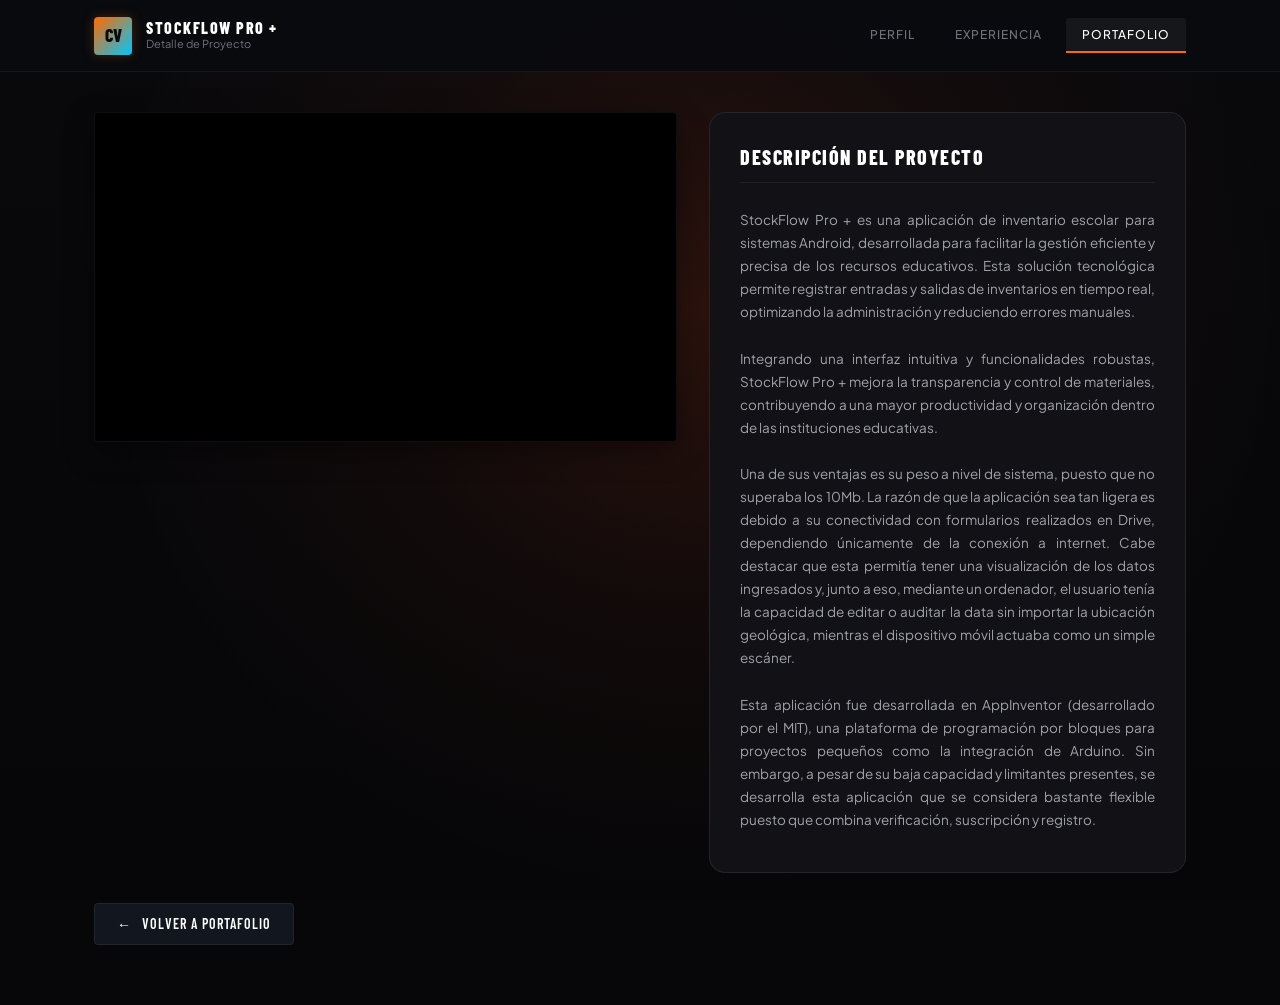
<file: sttockflow.html>
﻿<!doctype html>
<html lang="es">
<head>
  <meta charset="utf-8" />
  <meta name="viewport" content="width=device-width,initial-scale=1" />
  <title>Proyecto StockFlow Pro +</title>
  <link href="https://fonts.googleapis.com/css2?family=Barlow+Condensed:wght@300;600;800&family=Barlow:wght@300;400;500&display=swap" rel="stylesheet">
  
  <style>
    *, *::before, *::after { margin: 0; padding: 0; box-sizing: border-box; }

    :root {
      /* Consistencia con la Paleta Premium */
      --acc: #ff6a00; 
      --acc-alt: #00c6ff;
      --acc-glow: rgba(255, 106, 0, 0.25);
      --bg: #090b10;
      --bg2: #12161f;
      --border: rgba(255, 255, 255, 0.06);
      --text: #f0f2f5;
      --text-muted: rgba(240, 242, 245, 0.5);
      --nav-h: 72px;
      --max-w: 1140px;
    }

    body {
      font-family: 'Barlow', sans-serif;
      background: var(--bg);
      color: var(--text);
      overflow-x: hidden;
      min-height: 100vh;
      line-height: 1.5;
    }

    /* --- CAPAS DE FONDO TECNOLÓGICO --- */
    .bg-layer { position: fixed; inset: 0; z-index: 0; pointer-events: none; }
    .bg-overlay { 
      position: absolute; inset: 0; 
      background: radial-gradient(circle at 15% 15%, rgba(0, 198, 255, 0.07), transparent 45%),
                  radial-gradient(circle at 85% 25%, rgba(255, 106, 0, 0.07), transparent 45%);
    }
    .bg-grid { 
      position: absolute; inset: 0; 
      background-image: linear-gradient(rgba(255,255,255,0.015) 1px, transparent 1px), 
                        linear-gradient(90deg, rgba(255,255,255,0.015) 1px, transparent 1px); 
      background-size: 50px 50px; 
    }

    .container {
      width: 100%;
      max-width: var(--max-w);
      margin: 0 auto;
      padding: 0 24px;
    }

    /* --- NAVBAR --- */
    header.navbar {
      position: fixed; top: 0; left: 0; right: 0; z-index: 100;
      height: var(--nav-h); background: rgba(9, 11, 16, 0.85); backdrop-filter: blur(16px);
      border-bottom: 1px solid var(--border);
    }
    .nav-inner {
      height: 100%; display: flex; align-items: center; justify-content: space-between;
    }
    .brand { display: flex; align-items: center; gap: 14px; }
    .brand .logo {
      font-family: 'Barlow Condensed'; font-weight: 800; font-size: 18px;
      background: linear-gradient(135deg, var(--acc), var(--acc-alt));
      color: #090b10; width: 38px; height: 38px; display: flex; 
      align-items: center; justify-content: center; border-radius: 4px;
      box-shadow: 0 0 12px var(--acc-glow);
    }
    .brand-text-main { font-family: 'Barlow Condensed'; font-weight: 800; letter-spacing: 1.5px; text-transform: uppercase; font-size: 16px; line-height: 1.1; }
    .brand-text-sub { font-size: 11px; color: var(--text-muted); }

    nav.nav-links { display: flex; gap: 8px; }
    nav.nav-links a {
      color: var(--text-muted); text-decoration: none; font-size: 12px; text-transform: uppercase;
      letter-spacing: 1px; font-weight: 500; padding: 8px 16px; transition: .3s; border-radius: 4px;
    }
    nav.nav-links a:hover, nav.nav-links a.active { color: #fff; background: rgba(255,255,255,0.05); }
    nav.nav-links a.active { border-bottom: 2px solid var(--acc); border-radius: 4px 4px 0 0; color: #fff; }

    /* --- CONTENIDO PRINCIPAL EN REJILLA --- */
    main.content {
      position: relative; z-index: 1;
      padding-top: calc(var(--nav-h) + 40px);
      display: grid;
      grid-template-columns: 1.1fr 0.9fr;
      gap: 32px;
      align-items: start;
      margin-bottom: 30px;
    }

    /* Contenedor del Reproductor de Video */
    .video-container {
      border-radius: 4px;
      border: 1px solid var(--border);
      overflow: hidden;
      background: #000;
      position: relative;
      padding-bottom: 56.25%; /* Relación de aspecto 16:9 */
      height: 0;
      box-shadow: 0 10px 30px rgba(0,0,0,0.4);
    }
    .video-container iframe {
      position: absolute;
      top: 0; left: 0;
      width: 100%; height: 100%;
      border: 0;
    }

    /* Área del Panel de Descripción */
    .description {
      background: var(--bg2);
      border: 1px solid var(--border);
      padding: 30px;
      border-radius: 4px;
      display: flex;
      flex-direction: column;
      gap: 14px;
    }
    .description h2 {
      font-family: 'Barlow Condensed';
      font-weight: 800;
      font-size: 24px;
      text-transform: uppercase;
      letter-spacing: 1.5px;
      color: #fff;
      margin-bottom: 6px;
      border-bottom: 1px solid var(--border);
      padding-bottom: 10px;
    }
    .description p {
      color: var(--text-muted);
      font-size: 15px;
      line-height: 1.6;
      text-align: justify;
    }

    /* --- ENLACE DE RETORNO TECNOLÓGICO --- */
    .btn-back-container {
      position: relative; z-index: 1;
      margin-bottom: 60px;
      display: flex;
    }
    .btn-back {
      display: inline-flex; align-items: center; gap: 10px;
      font-family: 'Barlow Condensed'; font-weight: 600; font-size: 14px;
      text-transform: uppercase; letter-spacing: 1px; padding: 10px 22px;
      border: 1px solid var(--border); border-radius: 4px; background: var(--bg2);
      color: var(--text); text-decoration: none; transition: all 0.3s;
    }
    .btn-back:hover {
      border-color: var(--acc); background: rgba(255, 106, 0, 0.05); transform: translateX(-3px);
    }

    /* --- RESPONSIVO --- */
    @media (max-width: 900px) {
      main.content {
        grid-template-columns: 1fr;
        gap: 24px;
      }
    }
    @media (max-width: 640px) {
      .nav-links { display: none; }
    }
  </style>
  <link rel="stylesheet" href="theme-glassmorphism.css">
</head>
<body>

  <!-- CAPA GLOBAL DE EFECTOS VISUALES -->
  <div class="bg-layer">
    <div class="bg-overlay"></div>
    <div class="bg-grid"></div>
  </div>

  <!-- NAVBAR -->
  <header class="navbar" role="banner">
    <div class="container nav-inner">
      <div class="brand">
        <div class="logo">CV</div>
        <div>
          <div class="brand-text-main">StockFlow Pro +</div>
          <div class="brand-text-sub">Detalle de Proyecto</div>
        </div>
      </div>
      <nav class="nav-links" aria-label="Navegación principal">
        <a href="index.html">Perfil</a>
        <a href="exp.html">Experiencia</a>
        <a href="portfolio.html" class="active" aria-current="page">Portafolio</a>
      </nav>
    </div>
  </header>

  <!-- CONTENIDO PRINCIPAL -->
  <main class="container content" role="main">
    
    <!-- CONTENEDOR MULTIMEDIA -->
    <div class="video-container" aria-label="Video demostrativo del Proyecto StockFlow Pro +">
      <iframe 
        src="https://drive.google.com/file/d/1OnUMSChs6JMI_87TnPJLaKn4WfE_zMgU/preview" 
        allow="autoplay; encrypted-media" 
        allowfullscreen 
        title="Video interactivo de StockFlow Pro +">
      </iframe>
    </div>
    
    <!-- DESCRIPCIÓN TÉCNICA -->
    <section class="description" aria-labelledby="desc-title">
      <h2 id="desc-title">Descripción del Proyecto</h2>
      <p>
        StockFlow Pro + es una aplicación de inventario escolar para sistemas Android, desarrollada para facilitar la gestión eficiente y precisa de los recursos educativos. Esta solución tecnológica permite registrar entradas y salidas de inventarios en tiempo real, optimizando la administración y reduciendo errores manuales.
      </p>
      <p>
        Integrando una interfaz intuitiva y funcionalidades robustas, StockFlow Pro + mejora la transparencia y control de materiales, contribuyendo a una mayor productividad y organización dentro de las instituciones educativas.
      </p>
      <p>
        Una de sus ventajas es su peso a nivel de sistema, puesto que no superaba los 10Mb. La razón de que la aplicación sea tan ligera es debido a su conectividad con formularios realizados en Drive, dependiendo únicamente de la conexión a internet. Cabe destacar que esta permitía tener una visualización de los datos ingresados y, junto a eso, mediante un ordenador, el usuario tenía la capacidad de editar o auditar la data sin importar la ubicación geológica, mientras el dispositivo móvil actuaba como un simple escáner.
      </p>
      <p>
        Esta aplicación fue desarrollada en AppInventor (desarrollado por el MIT), una plataforma de programación por bloques para proyectos pequeños como la integración de Arduino. Sin embargo, a pesar de su baja capacidad y limitantes presentes, se desarrolla esta aplicación que se considera bastante flexible puesto que combina verificación, suscripción y registro.
      </p>
    </section>

  </main>

  <!-- RETORNO DE NAVEGACIÓN -->
  <div class="container btn-back-container">
    <a href="portfolio.html" class="btn-back" title="Volver al panel de portafolio">
      <span>←</span> Volver a Portafolio
    </a>
  </div>

  <script src="script.js"></script>
</body>
</html>
</file>
<file: theme-glassmorphism.css>
/* ==========================================================================
   JOSSEPH STEVEN BOLSIOS CORTÉS — FORMIX EXECUTIVE DARK & VOLCANIC ORANGE OS
   Basado fielmente en el diseño de referencia Formix Creative Agency:
   - Fondo Negro Carbón Profundo (#08080a) y tarjetas grafito oscuro (#111115)
   - Acento Naranja Volcánico (#ff511a / #f04e18) en titulares bicolores,
     botones píldora, numeración 01–05, botones circulares '↗' y tarjeta sólida #6
   - Halo Solar Naranja detrás del retrato principal + tarjeta vertical "Featured Case"
   - Barra horizontal de 4 métricas clave con divisores verticales
   - Cuadrícula 3x2 "Qué Hago & SEKUNET" (01–05 + Tarjeta Naranja Sólida con comillas)
   - Galería de Casos de Estudio con botones circulares '↗' y franja de marcas/títulos
   - 100% Zero-Scroll en escritorio (100vh) y 100% adaptable a celular (100dvh)
   ========================================================================== */

@import url('https://fonts.googleapis.com/css2?family=Plus+Jakarta+Sans:wght@400;500;600;700;800&family=JetBrains+Mono:wght@400;500;600;700&display=swap');

:root {
  /* Paleta Formix Dark & Volcanic Orange */
  --bg-carbon: #070709;
  --bg-shell: #0b0b0e;
  --bg-card: #121216;
  --bg-card-hover: #17171c;

  --orange-core: #ff511a;
  --orange-solid: #f04e18;
  --orange-bright: #ff6b3d;
  --orange-glow: rgba(255, 81, 26, 0.42);
  --orange-soft: rgba(255, 81, 26, 0.12);

  --text: #ffffff;
  --text-secondary: #a1a1aa;
  --text-muted: #71717a;

  --border-subtle: rgba(255, 255, 255, 0.08);
  --border-orange: rgba(255, 81, 26, 0.45);
}

/* ======================== RESET & ZERO-SCROLL VIEWPORT ======================== */
*, *::before, *::after {
  box-sizing: border-box;
  margin: 0;
  padding: 0;
}

html, body {
  width: 100% !important;
  min-height: 100vh !important;
  min-height: 100dvh !important;
  overflow-x: hidden !important;
  overflow-y: auto !important;
  background-color: var(--bg-carbon) !important;
  color: var(--text) !important;
  font-family: 'Plus Jakarta Sans', -apple-system, BlinkMacSystemFont, sans-serif !important;
  font-size: 13.5px !important;
  line-height: 1.45 !important;
  -webkit-font-smoothing: antialiased !important;
}

@media (min-width: 1081px) {
  html:has(.formix-shell),
  body:has(.formix-shell) {
    height: 100vh !important;
    height: 100dvh !important;
    overflow: hidden !important;
  }
}

body::before {
  content: '' !important;
  position: fixed !important;
  inset: 0 !important;
  background:
    radial-gradient(circle at 54% 34%, rgba(255, 81, 26, 0.14) 0%, rgba(240, 78, 24, 0.04) 36%, transparent 65%),
    linear-gradient(180deg, #09090c 0%, #060608 100%) !important;
  z-index: 0 !important;
  pointer-events: none !important;
}

body::after,
.bg-layer, .bg-overlay, .bg-grid, .welcome-overlay {
  display: none !important;
}

/* ==========================================================================
   1. SHELL PRINCIPAL ZERO-SCROLL (MARCO REDONDEADO ESTILO FORMIX)
   ========================================================================== */
.formix-shell {
  position: relative !important;
  z-index: 2 !important;
  width: 100vw !important;
  height: 100vh !important;
  height: 100dvh !important;
  max-width: 1460px !important;
  margin: 0 auto !important;
  padding: 12px 20px 14px !important;
  display: flex !important;
  flex-direction: column !important;
  gap: 12px !important;
  overflow: hidden !important;
}

/* ==========================================================================
   2. NAVBAR FORMIX (LOGO 'F/JB' + PÍLDORA CENTRAL CON SUBRAYADO NARANJA + CTA)
   ========================================================================== */
.formix-navbar {
  display: flex !important;
  align-items: center !important;
  justify-content: space-between !important;
  gap: 16px !important;
  padding: 6px 4px !important;
  flex-shrink: 0 !important;
}

.formix-brand {
  display: flex !important;
  align-items: center !important;
  gap: 10px !important;
  text-decoration: none !important;
  cursor: pointer !important;
}

.formix-logo-mark {
  width: 34px !important;
  height: 34px !important;
  border-radius: 9px !important;
  background: rgba(255, 81, 26, 0.14) !important;
  border: 1px solid rgba(255, 81, 26, 0.4) !important;
  display: flex !important;
  align-items: center !important;
  justify-content: center !important;
  color: var(--orange-core) !important;
  font-weight: 800 !important;
  font-size: 16px !important;
}

.formix-brand-text {
  font-size: 16px !important;
  font-weight: 800 !important;
  color: #ffffff !important;
  line-height: 1 !important;
  letter-spacing: -0.02em !important;
}

.formix-brand-sub {
  font-size: 8.5px !important;
  font-weight: 600 !important;
  letter-spacing: 0.18em !important;
  text-transform: uppercase !important;
  color: var(--text-muted) !important;
  margin-top: 3px !important;
}

/* Píldora Central de Navegación (Idéntica a Home | About us | Services | Cases | Contact) */
.formix-nav-pill {
  display: inline-flex !important;
  align-items: center !important;
  gap: 4px !important;
  background: rgba(20, 20, 25, 0.85) !important;
  border: 1px solid var(--border-subtle) !important;
  border-radius: 999px !important;
  padding: 5px 10px !important;
  backdrop-filter: blur(16px) !important;
}

.formix-nav-link {
  position: relative !important;
  background: transparent !important;
  border: none !important;
  color: var(--text-secondary) !important;
  font-family: 'Plus Jakarta Sans', sans-serif !important;
  font-size: 12px !important;
  font-weight: 500 !important;
  padding: 6px 14px !important;
  cursor: pointer !important;
  text-decoration: none !important;
  transition: color 0.2s ease !important;
  white-space: nowrap !important;
}

.formix-nav-link:hover {
  color: #ffffff !important;
}

.formix-nav-link.active {
  color: #ffffff !important;
  font-weight: 600 !important;
}

/* Línea naranja brillante debajo del link activo (como debajo de "Home" en Formix) */
.formix-nav-link.active::after {
  content: '' !important;
  position: absolute !important;
  bottom: -5px !important;
  left: 24% !important;
  right: 24% !important;
  height: 2px !important;
  background: var(--orange-core) !important;
  box-shadow: 0 0 10px var(--orange-core) !important;
  border-radius: 999px !important;
}

/* Botones Píldora Formix */
.btn,
.btn-formix-solid,
.btn-formix-outline {
  display: inline-flex !important;
  align-items: center !important;
  justify-content: center !important;
  gap: 8px !important;
  border-radius: 999px !important;
  font-family: 'Plus Jakarta Sans', sans-serif !important;
  font-size: 12.5px !important;
  font-weight: 600 !important;
  padding: 9px 20px !important;
  text-decoration: none !important;
  cursor: pointer !important;
  transition: all 0.22s ease !important;
  white-space: nowrap !important;
}

/* Botón Naranja Sólido ("Start a project ↗" / "Let's talk ↗") */
.btn-primary,
.btn-formix-solid {
  background: var(--orange-solid) !important;
  color: #ffffff !important;
  -webkit-text-fill-color: #ffffff !important;
  border: 1px solid var(--orange-bright) !important;
  box-shadow: 0 8px 24px rgba(240, 78, 24, 0.38) !important;
}

.btn-primary:hover,
.btn-formix-solid:hover {
  background: var(--orange-core) !important;
  transform: translateY(-1px) !important;
  box-shadow: 0 10px 28px rgba(255, 81, 26, 0.55) !important;
}

/* Botón Píldora Oscuro con Borde Naranja ("Let's talk ↗" en el Header) */
.btn-secondary,
.btn-formix-outline {
  background: rgba(20, 20, 25, 0.85) !important;
  color: #ffffff !important;
  -webkit-text-fill-color: #ffffff !important;
  border: 1px solid var(--border-orange) !important;
}

.btn-secondary:hover,
.btn-formix-outline:hover {
  background: rgba(255, 81, 26, 0.14) !important;
  border-color: var(--orange-core) !important;
}

/* Botón Circular con Flecha o Play (Como "View our work ▷" y flechas '↗') */
.formix-circle-icon {
  width: 34px !important;
  height: 34px !important;
  border-radius: 50% !important;
  background: rgba(255, 81, 26, 0.08) !important;
  border: 1px solid var(--border-orange) !important;
  color: var(--orange-core) !important;
  display: inline-flex !important;
  align-items: center !important;
  justify-content: center !important;
  font-size: 13px !important;
  transition: all 0.2s ease !important;
  flex-shrink: 0 !important;
  text-decoration: none !important;
}

.formix-circle-icon:hover {
  background: var(--orange-core) !important;
  color: #ffffff !important;
  box-shadow: 0 0 16px var(--orange-glow) !important;
}

/* ==========================================================================
   3. ESCENARIO CENTRAL Y VISTAS CONMUTABLES SIN SCROLL
   ========================================================================== */
.formix-stage {
  flex: 1 !important;
  min-height: 0 !important;
  width: 100% !important;
  height: 100% !important;
  overflow: hidden !important;
  position: relative !important;
}

.cockpit-view {
  display: none !important;
  width: 100% !important;
  height: 100% !important;
  animation: formixFade 0.26s ease both !important;
}

.cockpit-view.active {
  display: grid !important;
}

@keyframes formixFade {
  from { opacity: 0; transform: translateY(4px); }
  to   { opacity: 1; transform: translateY(0); }
}

/* ==========================================================================
   4. VISTA 01: HERO FORMIX + HALO SOLAR + FEATURED CASE + BARRA DE MÉTRICAS
   ========================================================================== */
.formix-home-layout {
  grid-template-rows: 1fr auto !important;
  gap: 12px !important;
  height: 100% !important;
}

.formix-hero-grid {
  display: grid !important;
  grid-template-columns: 1.25fr 0.95fr 290px !important;
  gap: 18px !important;
  align-items: center !important;
  min-height: 0 !important;
}

/* Titular Monumental Bicolor ("Build brands that stand out and drive results") */
.formix-hero-title {
  font-size: clamp(30px, 3.6vw, 48px) !important;
  font-weight: 700 !important;
  line-height: 1.06 !important;
  letter-spacing: -0.03em !important;
  color: #ffffff !important;
  margin-bottom: 12px !important;
}

.formix-hero-title span.hl-orange {
  color: var(--orange-core) !important;
}

.formix-hero-desc {
  font-size: 13.5px !important;
  color: var(--text-secondary) !important;
  line-height: 1.55 !important;
  max-width: 470px !important;
  margin-bottom: 18px !important;
}

/* Retrato Central con Halo Solar Naranja Volcánico (Idéntico al eclipse de Formix) */
.formix-eclipse-stage {
  position: relative !important;
  height: 100% !important;
  display: flex !important;
  align-items: center !important;
  justify-content: center !important;
}

.formix-solar-circle {
  position: relative !important;
  width: clamp(230px, 23vw, 310px) !important;
  height: clamp(230px, 23vw, 310px) !important;
  border-radius: 50% !important;
  background:
    radial-gradient(circle at 38% 42%, #ff6b35 0%, #e03e0c 48%, #5c1604 82%, #120907 100%) !important;
  border: 1.5px solid rgba(255, 115, 64, 0.65) !important;
  box-shadow:
    0 0 60px rgba(255, 81, 26, 0.38),
    inset 0 0 35px rgba(255, 140, 80, 0.45) !important;
  display: flex !important;
  align-items: flex-end !important;
  justify-content: center !important;
  overflow: hidden !important;
}

.formix-solar-circle img {
  width: 92% !important;
  height: 92% !important;
  object-fit: cover !important;
  border-radius: 50% !important;
  filter: contrast(1.08) saturate(1.05) !important;
  mix-blend-mode: normal !important;
  border: 2px solid rgba(255, 120, 70, 0.4) !important;
}

/* Badge Flotante "200+ Successful projects" arriba a la derecha del retrato */
.formix-trust-cluster {
  display: inline-flex !important;
  align-items: center !important;
  gap: 10px !important;
  margin-bottom: 10px !important;
}

.formix-mini-avatars {
  display: flex !important;
  align-items: center !important;
}

.formix-mini-ava {
  width: 30px !important;
  height: 30px !important;
  border-radius: 50% !important;
  background: #1c1c22 !important;
  border: 2px solid #09090c !important;
  margin-left: -8px !important;
  display: flex !important;
  align-items: center !important;
  justify-content: center !important;
  font-size: 9.5px !important;
  font-weight: 700 !important;
  color: #ffffff !important;
}
.formix-mini-ava:first-child { margin-left: 0 !important; }
.formix-mini-ava.orange-pill {
  background: var(--orange-solid) !important;
  color: #ffffff !important;
}

/* Tarjeta Vertical Derecha ("• Featured case / Nexora") */
.formix-featured-card {
  background: rgba(16, 16, 20, 0.92) !important;
  border: 1px solid var(--border-subtle) !important;
  border-radius: 20px !important;
  padding: 14px !important;
  box-shadow: 0 20px 50px rgba(0, 0, 0, 0.75) !important;
  display: flex !important;
  flex-direction: column !important;
  gap: 10px !important;
}

.formix-featured-inner {
  position: relative !important;
  border-radius: 14px !important;
  overflow: hidden !important;
  background: linear-gradient(160deg, #2b130a 0%, #0e0e12 75%) !important;
  border: 1px solid rgba(255, 81, 26, 0.22) !important;
  padding: 14px !important;
}

.formix-orange-link {
  display: inline-flex !important;
  align-items: center !important;
  gap: 6px !important;
  font-size: 12px !important;
  font-weight: 600 !important;
  color: var(--orange-core) !important;
  text-decoration: none !important;
  cursor: pointer !important;
}

.formix-orange-link:hover {
  color: var(--orange-bright) !important;
}

/* Barra Inferior de 4 Estadísticas ("500K+ | 98% | 12+ | 350+") */
.formix-stats-bar {
  background: rgba(17, 17, 22, 0.9) !important;
  border: 1px solid var(--border-subtle) !important;
  border-radius: 18px !important;
  padding: 14px 24px !important;
  display: grid !important;
  grid-template-columns: auto 1fr 1fr 1fr 1fr !important;
  align-items: center !important;
  gap: 24px !important;
}

.formix-stat-item {
  border-left: 1px solid rgba(255, 255, 255, 0.08) !important;
  padding-left: 24px !important;
}

.formix-stat-num {
  font-size: 24px !important;
  font-weight: 700 !important;
  color: #ffffff !important;
  line-height: 1.1 !important;
}

.formix-stat-label {
  font-size: 11.5px !important;
  color: var(--text-secondary) !important;
  margin-top: 2px !important;
}

/* ==========================================================================
   5. VISTA 02: "WHAT WE DO" — CUADRÍCULA 3X2 (01–05 + TARJETA NARANJA SÓLIDA #6)
   ========================================================================== */
.formix-services-layout {
  grid-template-rows: auto 1fr !important;
  gap: 12px !important;
  height: 100% !important;
}

.formix-section-header {
  display: flex !important;
  align-items: flex-end !important;
  justify-content: space-between !important;
  gap: 20px !important;
}

.formix-eyebrow {
  font-size: 10.5px !important;
  font-weight: 700 !important;
  letter-spacing: 0.14em !important;
  text-transform: uppercase !important;
  color: var(--orange-core) !important;
  margin-bottom: 4px !important;
}

.formix-section-title {
  font-size: clamp(20px, 2.3vw, 28px) !important;
  font-weight: 700 !important;
  line-height: 1.15 !important;
  color: #ffffff !important;
}

.formix-section-title span {
  color: var(--orange-core) !important;
}

/* Cuadrícula 3x2 Exacta de Formix */
.formix-3x2-grid {
  display: grid !important;
  grid-template-columns: repeat(3, 1fr) !important;
  grid-template-rows: repeat(2, 1fr) !important;
  gap: 12px !important;
  min-height: 0 !important;
}

.formix-service-card {
  position: relative !important;
  background:
    radial-gradient(circle at 88% 50%, rgba(255, 81, 26, 0.14) 0%, transparent 58%),
    var(--bg-card) !important;
  border: 1px solid var(--border-subtle) !important;
  border-radius: 18px !important;
  padding: 16px 18px !important;
  display: flex !important;
  flex-direction: column !important;
  justify-content: space-between !important;
  overflow: hidden !important;
  transition: all 0.25s ease !important;
}

.formix-service-card:hover {
  border-color: var(--border-orange) !important;
  transform: translateY(-2px) !important;
  box-shadow: 0 16px 36px rgba(0, 0, 0, 0.65) !important;
}

/* Arte Geométrico Naranja/Negro a la derecha de cada tarjeta 01–05 */
.formix-service-card::after {
  content: '' !important;
  position: absolute !important;
  right: -20px !important;
  bottom: -20px !important;
  width: 120px !important;
  height: 120px !important;
  border-radius: 50% !important;
  background: conic-gradient(from 45deg, rgba(255, 81, 26, 0.28), rgba(20, 20, 25, 0.1), rgba(255, 81, 26, 0.35), transparent) !important;
  filter: blur(1px) !important;
  pointer-events: none !important;
}

.formix-num {
  font-size: 13px !important;
  font-weight: 700 !important;
  color: var(--orange-core) !important;
  margin-bottom: 4px !important;
}

.formix-card-title {
  font-size: 16px !important;
  font-weight: 700 !important;
  color: #ffffff !important;
  margin-bottom: 6px !important;
}

.formix-card-desc {
  font-size: 12px !important;
  color: var(--text-secondary) !important;
  line-height: 1.48 !important;
  max-width: 88% !important;
}

/* Tarjeta #6: Naranja Volcánico Sólido con Comillas y Trama de Puntos ("Great brands are not made...") */
.formix-quote-card {
  position: relative !important;
  background:
    radial-gradient(rgba(255, 255, 255, 0.22) 1px, transparent 1px),
    linear-gradient(135deg, #f5531e 0%, #d93f0e 100%) !important;
  background-size: 10px 10px, 100% 100% !important;
  border: 1px solid #ff7849 !important;
  border-radius: 18px !important;
  padding: 18px 20px !important;
  display: flex !important;
  flex-direction: column !important;
  justify-content: space-between !important;
  box-shadow: 0 16px 38px rgba(240, 78, 24, 0.35) !important;
}

.formix-quote-mark {
  font-size: 32px !important;
  font-weight: 800 !important;
  line-height: 1 !important;
  color: rgba(255, 255, 255, 0.55) !important;
}

.formix-quote-text {
  font-size: 15.5px !important;
  font-weight: 700 !important;
  line-height: 1.3 !important;
  color: #ffffff !important;
}

/* ==========================================================================
   6. VISTA 03: "CASE STUDIES" — PORTAFOLIO DE 8 PROYECTOS + LOGOS DE MARCAS
   ========================================================================== */
.portfolio-grid {
  display: grid !important;
  grid-template-columns: repeat(4, 1fr) !important;
  gap: 12px !important;
}

.portfolio-item,
.card,
.description {
  background: var(--bg-card) !important;
  border: 1px solid var(--border-subtle) !important;
  border-radius: 16px !important;
  overflow: hidden !important;
  display: flex !important;
  flex-direction: column !important;
  transition: all 0.24s ease !important;
}

.portfolio-item:hover {
  transform: translateY(-3px) !important;
  border-color: var(--border-orange) !important;
  box-shadow: 0 14px 32px rgba(0, 0, 0, 0.7) !important;
}

.portfolio-thumb {
  width: 100% !important;
  height: 98px !important;
  overflow: hidden !important;
  background: #09090c !important;
  border-bottom: 1px solid rgba(255, 255, 255, 0.06) !important;
}

.portfolio-thumb img {
  width: 100% !important;
  height: 100% !important;
  object-fit: cover !important;
  opacity: 0.86 !important;
  transition: transform 0.35s ease !important;
}

.portfolio-item:hover .portfolio-thumb img {
  opacity: 1 !important;
  transform: scale(1.06) !important;
}

.portfolio-info {
  padding: 10px 14px !important;
  display: flex !important;
  align-items: center !important;
  justify-content: space-between !important;
  gap: 8px !important;
}

.portfolio-title a {
  font-size: 13px !important;
  font-weight: 700 !important;
  color: #ffffff !important;
  -webkit-text-fill-color: #ffffff !important;
  text-decoration: none !important;
}

.portfolio-title a:hover {
  color: var(--orange-core) !important;
  -webkit-text-fill-color: var(--orange-core) !important;
}

.portfolio-desc {
  font-size: 11px !important;
  color: var(--text-secondary) !important;
  -webkit-text-fill-color: var(--text-secondary) !important;
  margin-top: 2px !important;
}

/* Franja Inferior "TRUSTED BY LEADING BRANDS" */
.formix-brands-strip {
  display: flex !important;
  align-items: center !important;
  justify-content: space-between !important;
  gap: 16px !important;
  padding: 10px 18px !important;
  background: rgba(17, 17, 22, 0.75) !important;
  border: 1px solid var(--border-subtle) !important;
  border-radius: 14px !important;
}

.formix-brand-logo {
  font-family: 'Plus Jakarta Sans', sans-serif !important;
  font-size: 12px !important;
  font-weight: 800 !important;
  letter-spacing: 0.16em !important;
  color: rgba(255, 255, 255, 0.38) !important;
  text-transform: uppercase !important;
}

/* ==========================================================================
   7. VISTA 04: ESTUDIOS, CERTIFICACIONES & MODALES
   ========================================================================== */
.view-edu-grid {
  grid-template-columns: 1.35fr 1fr !important;
  gap: 14px !important;
  height: 100% !important;
}

.list-item {
  position: relative !important;
  border: none !important;
  border-left: 2px solid var(--border-orange) !important;
  padding: 0 0 12px 16px !important;
  background: transparent !important;
}

.list-item:last-child {
  border-left-color: transparent !important;
  padding-bottom: 0 !important;
}

.list-item::before {
  content: '' !important;
  position: absolute !important;
  left: -5px !important;
  top: 4px !important;
  width: 8px !important;
  height: 8px !important;
  border-radius: 50% !important;
  background: var(--orange-core) !important;
  box-shadow: 0 0 10px var(--orange-core) !important;
}

.role-title, .list-item h4 {
  font-size: 13.5px !important;
  font-weight: 700 !important;
  color: #ffffff !important;
  -webkit-text-fill-color: #ffffff !important;
}

.company, .list-item .institution {
  display: inline-block !important;
  font-family: 'JetBrains Mono', monospace !important;
  font-size: 10px !important;
  color: var(--orange-core) !important;
  -webkit-text-fill-color: var(--orange-core) !important;
  margin-bottom: 3px !important;
}

.list-item p, .list-item small, .muted-small, .muted {
  font-size: 12px !important;
  color: var(--text-secondary) !important;
  -webkit-text-fill-color: var(--text-secondary) !important;
}

/* Modal Global Formix */
.modal-overlay {
  position: fixed !important;
  inset: 0 !important;
  background: rgba(6, 6, 8, 0.84) !important;
  backdrop-filter: blur(14px) !important;
  -webkit-backdrop-filter: blur(14px) !important;
  display: none !important;
  align-items: center !important;
  justify-content: center !important;
  z-index: 3000 !important;
}

.modal-overlay.active {
  display: flex !important;
}

.modal-card {
  position: relative !important;
  background: #111115 !important;
  border: 1px solid var(--border-orange) !important;
  border-radius: 20px !important;
  padding: 18px !important;
  box-shadow: 0 25px 70px rgba(0, 0, 0, 0.9), 0 0 35px rgba(255, 81, 26, 0.2) !important;
  max-width: 1120px !important;
  width: 94vw !important;
  height: 86vh !important;
  max-height: 820px !important;
  display: flex !important;
  flex-direction: column !important;
}

.modal-close {
  position: absolute !important;
  top: 12px !important;
  right: 14px !important;
  width: 34px !important;
  height: 34px !important;
  border-radius: 50% !important;
  background: #18181e !important;
  border: 1px solid var(--border-orange) !important;
  color: #ffffff !important;
  font-size: 20px !important;
  cursor: pointer !important;
  display: flex !important;
  align-items: center !important;
  justify-content: center !important;
  z-index: 25 !important;
}

#contactModal .modal-card {
  max-width: 420px !important;
  height: auto !important;
  padding: 26px !important;
  text-align: center !important;
}

#contactModal .contact-row {
  display: flex !important;
  justify-content: space-between !important;
  align-items: center !important;
  padding: 10px 0 !important;
  border-bottom: 1px solid var(--border-subtle) !important;
}

/* Sub-páginas abiertas dentro del modal iframe */
html.is-iframe,
html.is-iframe body {
  overflow-y: auto !important;
  height: auto !important;
  background: #0c0c10 !important;
}

html.is-iframe header.navbar,
html.is-iframe footer,
html.is-iframe .welcome-overlay,
html.is-iframe #overlay-msg,
html.is-iframe .btn-back-container {
  display: none !important;
}

html.is-iframe main,
html.is-iframe main.content,
html.is-iframe main.container,
html.is-iframe .gallery-header {
  padding: 20px 22px 28px !important;
  margin-top: 0 !important;
}

.pres-slider { width: 100% !important; overflow: hidden !important; display: flex !important; flex-direction: column !important; }
.pres-track { display: flex !important; width: 100% !important; transition: transform 0.35s ease !important; }
.pres-slide { flex: 0 0 100% !important; min-width: 100% !important; padding: 8px 4px !important; text-align: left !important; }
.slide-num {
  display: inline-block !important; font-family: 'JetBrains Mono', monospace !important;
  font-size: 10.5px !important; color: var(--orange-core) !important; background: rgba(255, 81, 26, 0.14) !important;
  border: 1px solid var(--border-orange) !important; padding: 2px 10px !important; border-radius: 999px !important; margin-bottom: 10px !important;
}
.description h2, .pres-slide h2 { color: #ffffff !important; -webkit-text-fill-color: #ffffff !important; font-size: 20px !important; margin-bottom: 12px !important; }
.description h3, .pres-slide h3 { color: var(--orange-core) !important; -webkit-text-fill-color: var(--orange-core) !important; font-size: 15px !important; margin-bottom: 6px !important; }
.description p, .pres-slide p { color: var(--text-secondary) !important; -webkit-text-fill-color: var(--text-secondary) !important; font-size: 13.5px !important; line-height: 1.7 !important; margin-bottom: 10px !important; }
.description strong, .pres-slide strong { color: #ffffff !important; -webkit-text-fill-color: #ffffff !important; }
.pres-controls { display: flex !important; align-items: center !important; justify-content: center !important; gap: 14px !important; padding-top: 12px !important; border-top: 1px solid var(--border-subtle) !important; margin-top: 8px !important; }
.pres-btn { width: 34px !important; height: 34px !important; border-radius: 50% !important; background: rgba(255,81,26,0.14) !important; border: 1px solid var(--border-orange) !important; color: #fff !important; cursor: pointer !important; }
.pres-dots { display: flex !important; gap: 7px !important; }
.pres-dot { width: 8px !important; height: 8px !important; border-radius: 50% !important; background: rgba(255,255,255,0.2) !important; border: none !important; cursor: pointer !important; }
.pres-dot.active { background: var(--orange-core) !important; box-shadow: 0 0 10px var(--orange-core) !important; transform: scale(1.3) !important; }
.tech-tag-container { display: flex !important; gap: 6px !important; flex-wrap: wrap !important; margin-top: 10px !important; }
.tech-tag { font-size: 11px !important; padding: 3px 10px !important; border-radius: 999px !important; background: rgba(255,81,26,0.12) !important; border: 1px solid var(--border-orange) !important; color: #fed7aa !important; -webkit-text-fill-color: #fed7aa !important; }

/* ==========================================================================
   8. COMPATIBILIDAD 100% CELULAR CON SCROLL VERTICAL FLUIDO
   ========================================================================== */
.mobile-subtabs {
  display: none !important;
}

@media (max-width: 1080px) {
  html, body {
    height: auto !important;
    min-height: 100dvh !important;
    overflow-x: hidden !important;
    overflow-y: auto !important;
    -webkit-overflow-scrolling: touch !important;
  }

  .formix-shell {
    width: 100% !important;
    height: auto !important;
    min-height: 100dvh !important;
    padding: 10px 14px 36px !important;
    gap: 14px !important;
    overflow: visible !important;
  }

  .formix-navbar {
    flex-wrap: wrap !important;
    gap: 8px !important;
    position: sticky !important;
    top: 0 !important;
    z-index: 100 !important;
    background: rgba(7, 7, 9, 0.92) !important;
    backdrop-filter: blur(14px) !important;
    -webkit-backdrop-filter: blur(14px) !important;
    padding: 8px 4px !important;
  }

  .formix-nav-pill {
    width: 100% !important;
    order: 3 !important;
    justify-content: flex-start !important;
    overflow-x: auto !important;
    -webkit-overflow-scrolling: touch !important;
    gap: 4px !important;
  }

  .formix-nav-link {
    padding: 6px 10px !important;
    font-size: 11.5px !important;
  }

  .mobile-subtabs {
    display: none !important;
  }

  .formix-stage {
    flex: none !important;
    width: 100% !important;
    height: auto !important;
    min-height: 0 !important;
    overflow: visible !important;
  }

  .cockpit-view,
  .cockpit-view.active {
    height: auto !important;
    min-height: 0 !important;
    overflow: visible !important;
  }

  .formix-home-layout {
    grid-template-rows: auto auto !important;
    gap: 16px !important;
    height: auto !important;
    overflow: visible !important;
  }

  .formix-hero-grid {
    grid-template-columns: 1fr !important;
    gap: 18px !important;
  }

  /* Mostrar todos los bloques en móvil para permitir scroll vertical completo */
  .mob-pane,
  .mob-pane.mob-active {
    display: flex !important;
    flex-direction: column !important;
    gap: 12px !important;
  }

  .formix-eclipse-stage {
    height: auto !important;
    padding: 8px 0 !important;
  }

  .formix-solar-circle {
    width: 240px !important;
    height: 240px !important;
    margin: 0 auto !important;
  }

  .formix-stats-bar {
    display: grid !important;
    grid-template-columns: repeat(2, 1fr) !important;
    gap: 14px !important;
    padding: 14px 16px !important;
  }

  .formix-stat-icon-col {
    display: none !important;
  }

  .formix-stat-item {
    border-left: none !important;
    padding-left: 0 !important;
  }

  .formix-services-layout {
    height: auto !important;
    grid-template-rows: auto auto !important;
    gap: 14px !important;
  }

  .formix-section-header {
    flex-direction: column !important;
    align-items: flex-start !important;
    gap: 10px !important;
  }

  .formix-3x2-grid {
    grid-template-columns: 1fr !important;
    grid-template-rows: auto !important;
    gap: 12px !important;
    height: auto !important;
    overflow: visible !important;
  }

  .formix-service-card,
  .formix-quote-card {
    min-height: 150px !important;
    gap: 12px !important;
  }

  .portfolio-grid {
    grid-template-columns: repeat(2, 1fr) !important;
    gap: 12px !important;
    height: auto !important;
  }

  .portfolio-thumb {
    height: 135px !important;
  }

  .formix-brands-strip {
    flex-wrap: wrap !important;
    justify-content: center !important;
    gap: 10px !important;
  }

  .view-edu-grid {
    grid-template-columns: 1fr !important;
    gap: 16px !important;
    height: auto !important;
    overflow: visible !important;
  }

  .view-edu-grid .card {
    height: auto !important;
  }

  #eduShowcaseVideo {
    min-height: 300px !important;
    aspect-ratio: 1 / 1 !important;
  }
}

@media (max-width: 600px) {
  .portfolio-grid {
    grid-template-columns: 1fr !important;
  }

  .portfolio-thumb {
    height: 165px !important;
  }

  .edu-video-chapters {
    grid-template-columns: repeat(3, 1fr) !important;
  }
}
</file>
